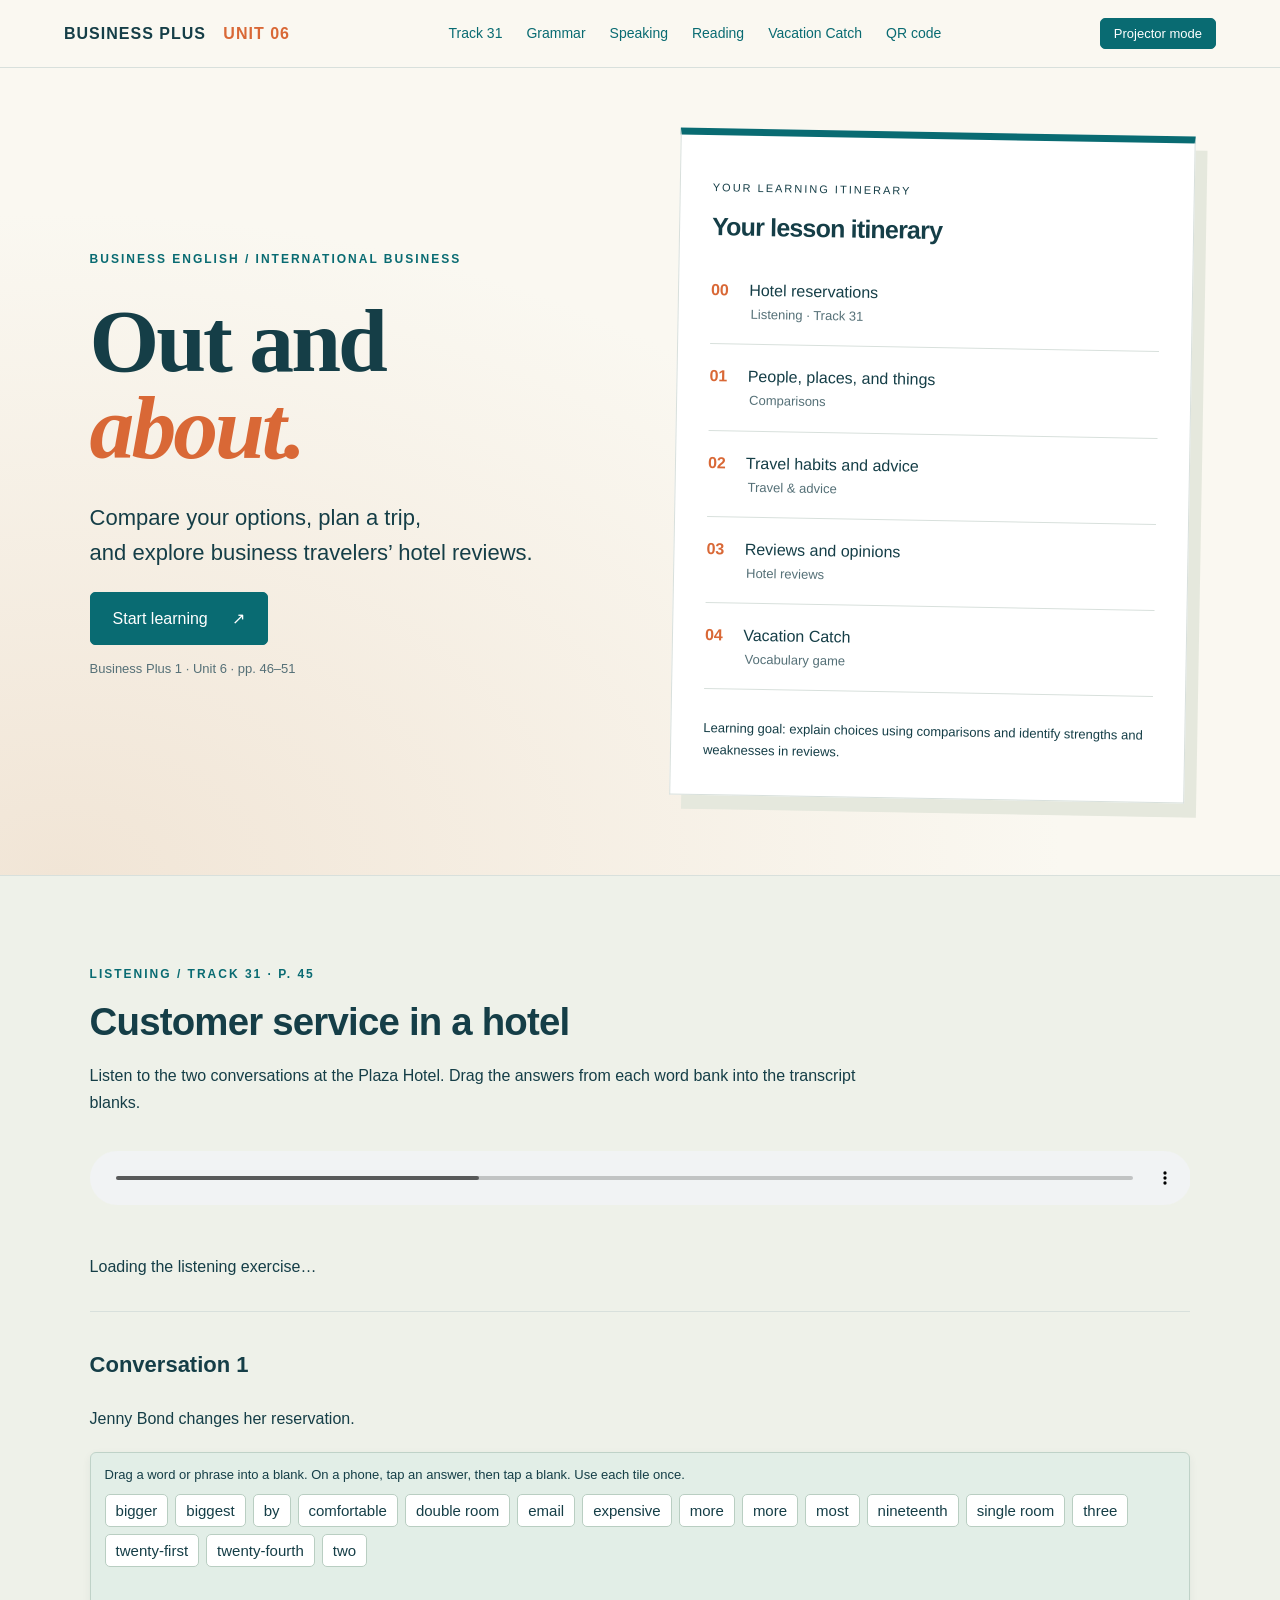
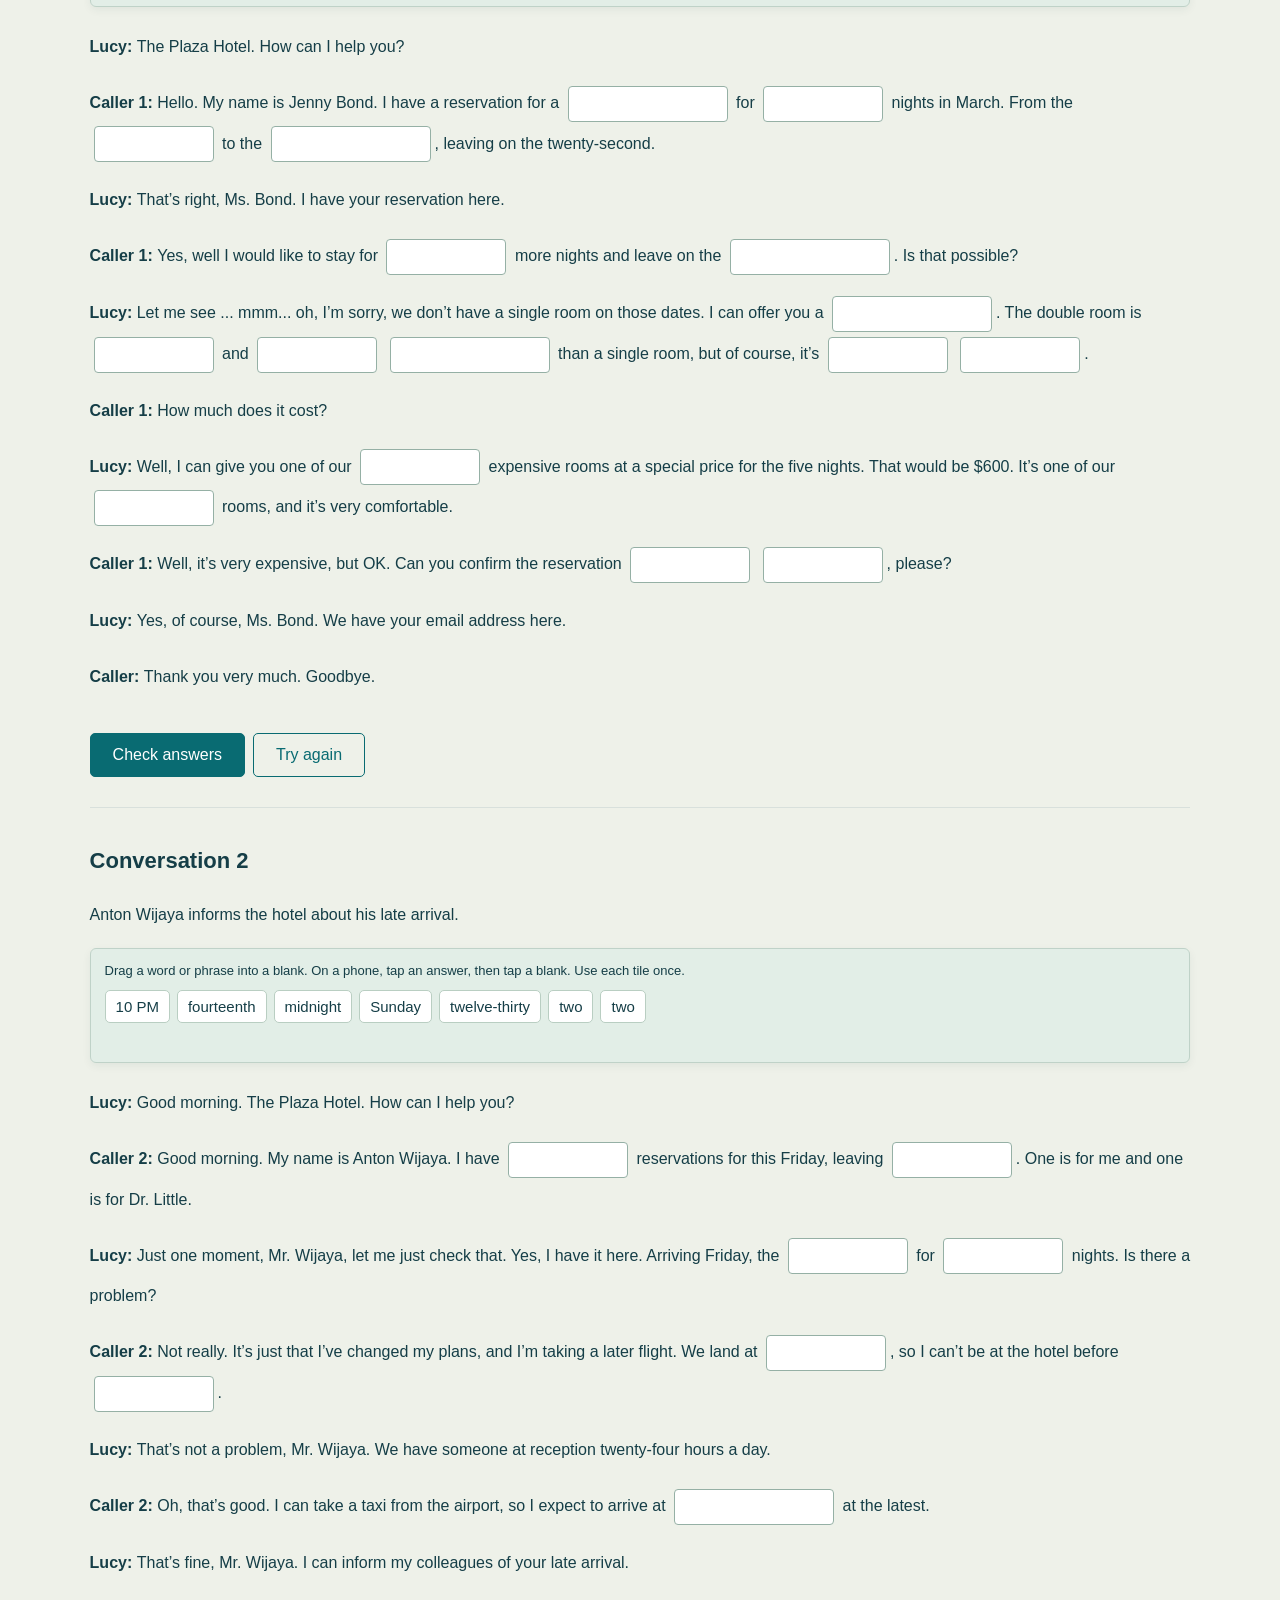
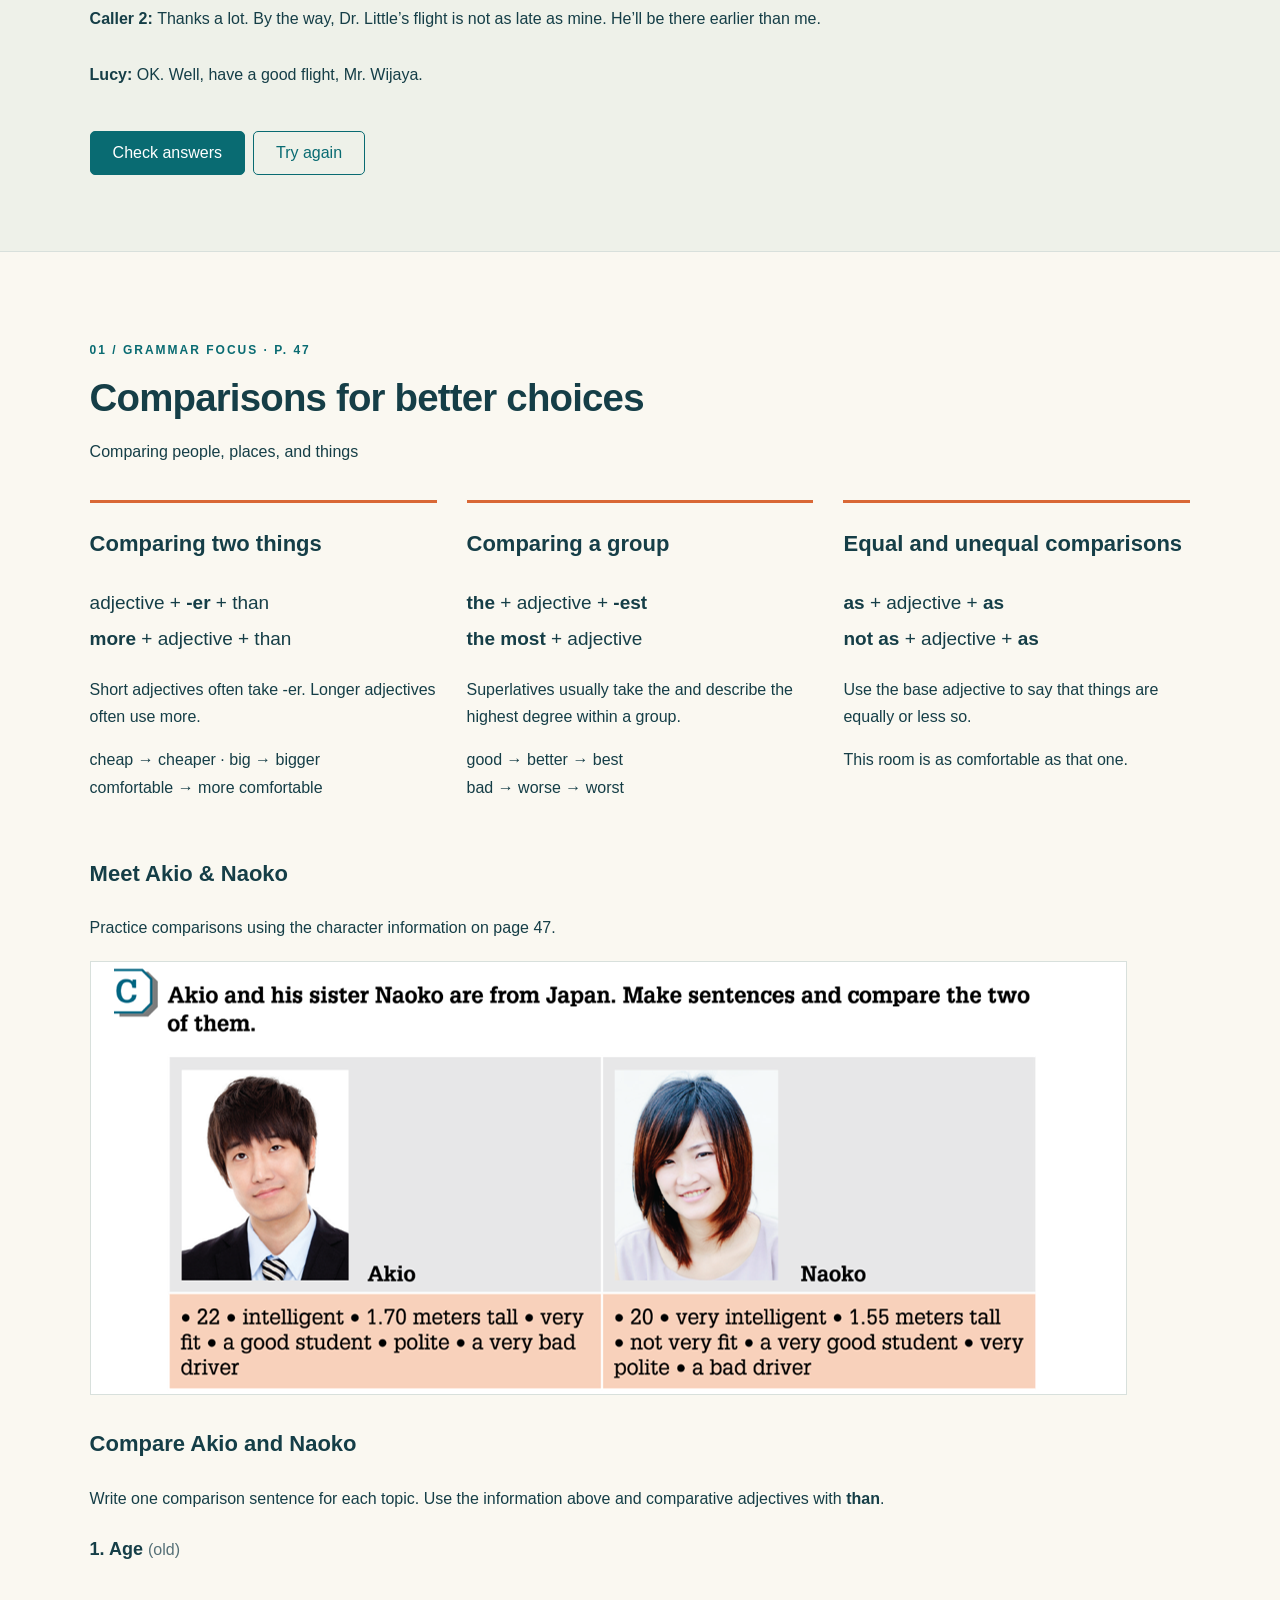
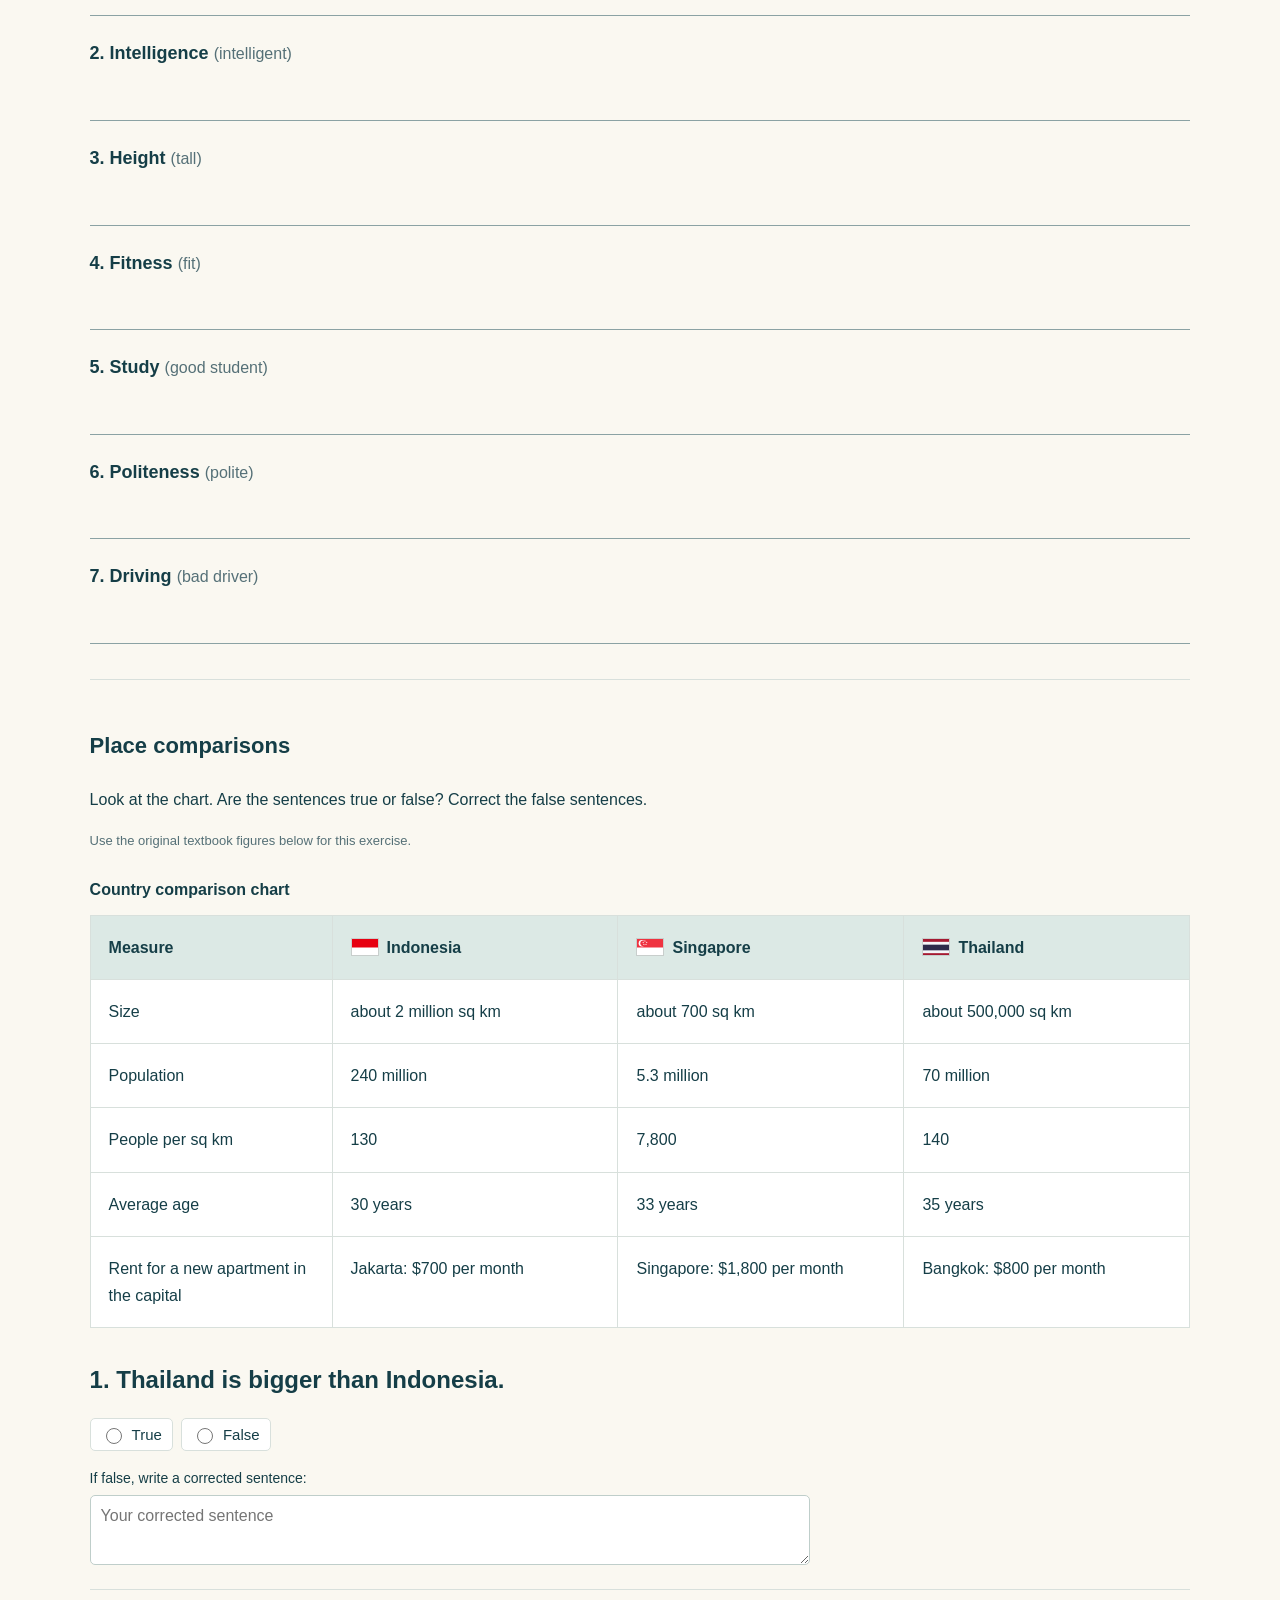
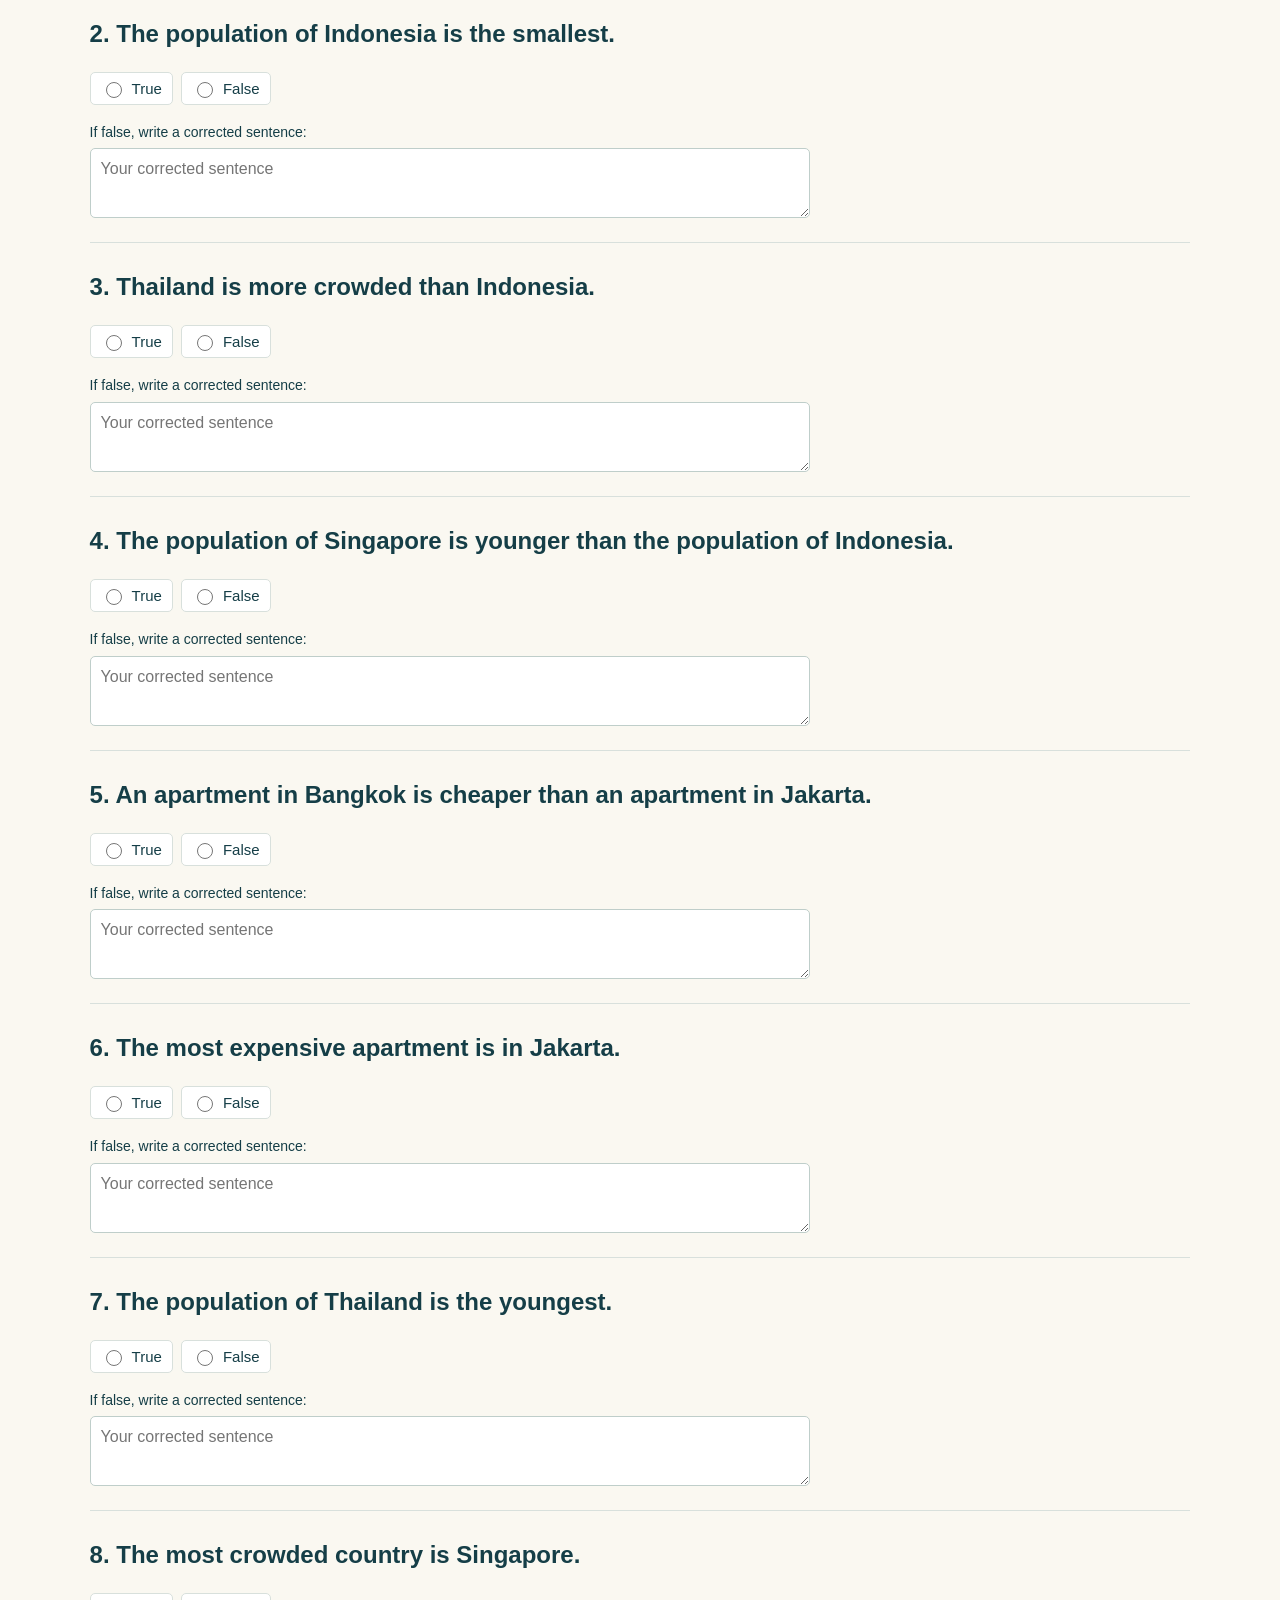
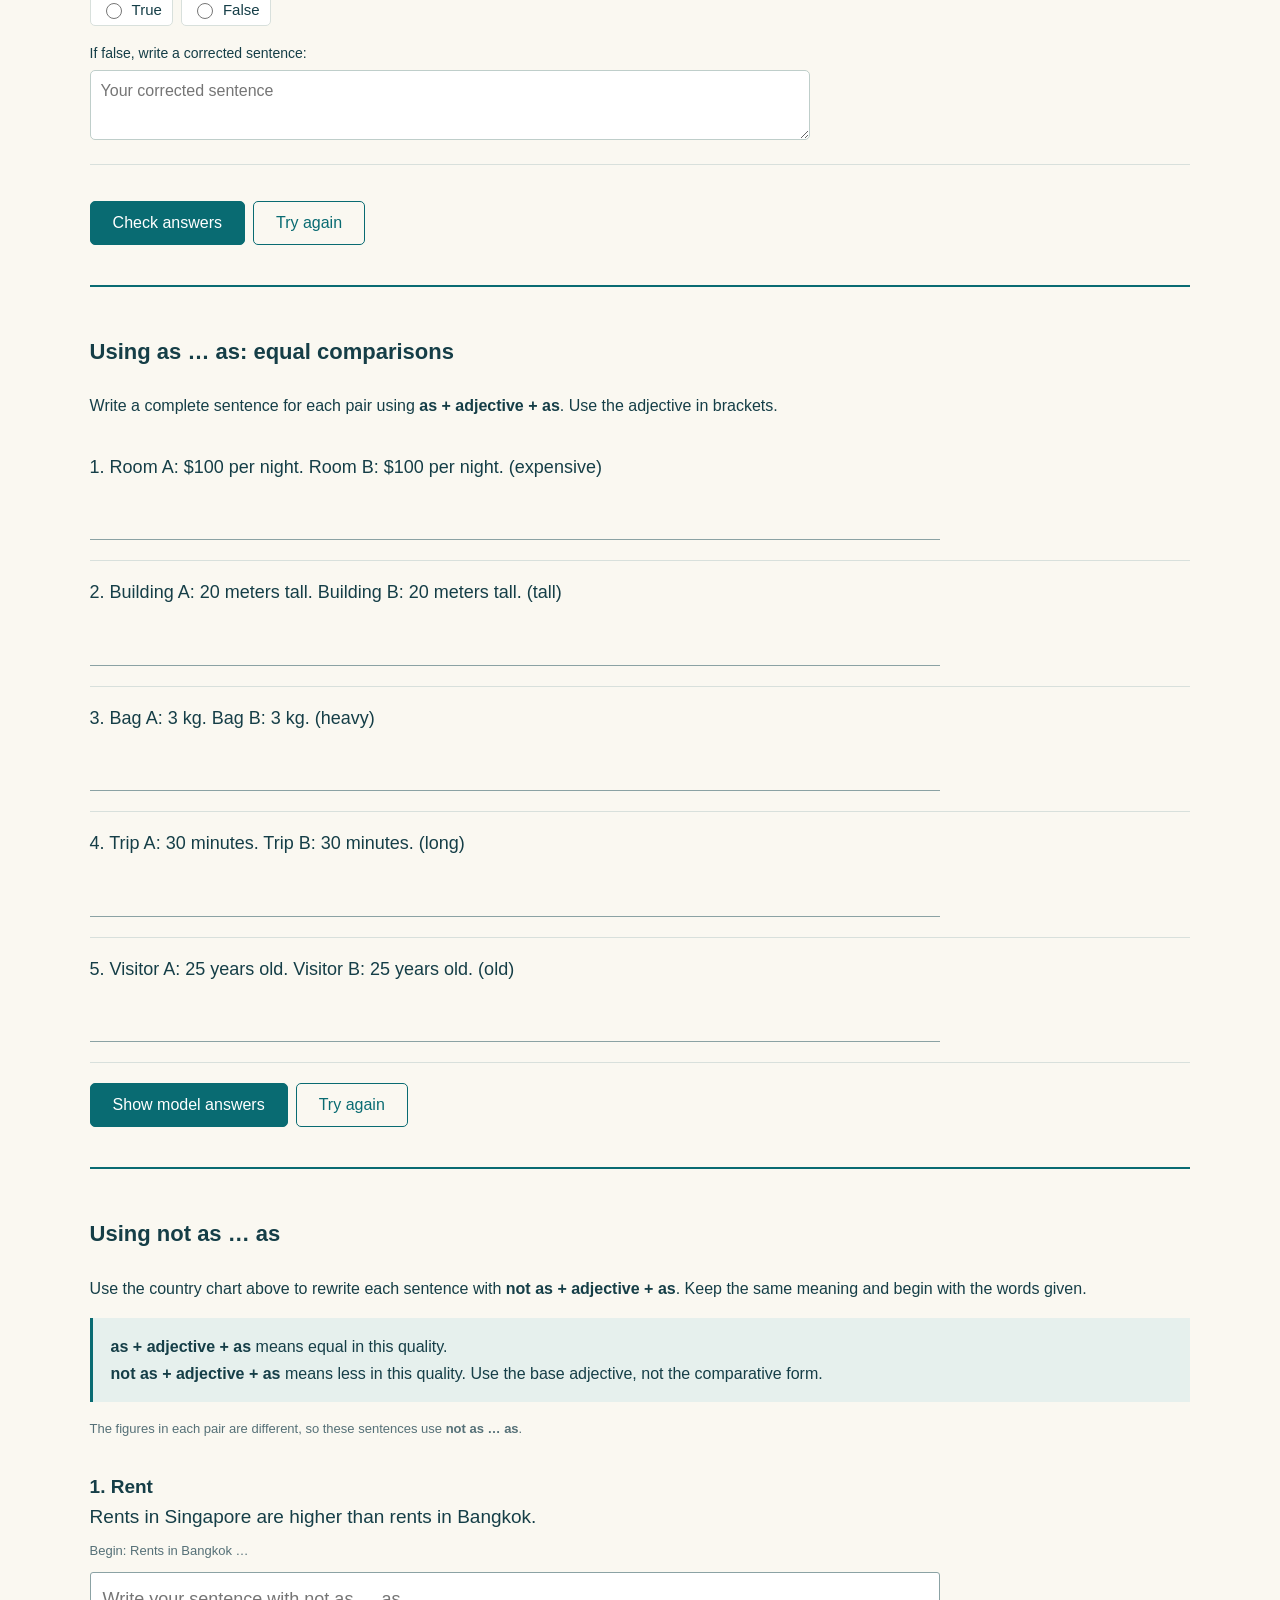
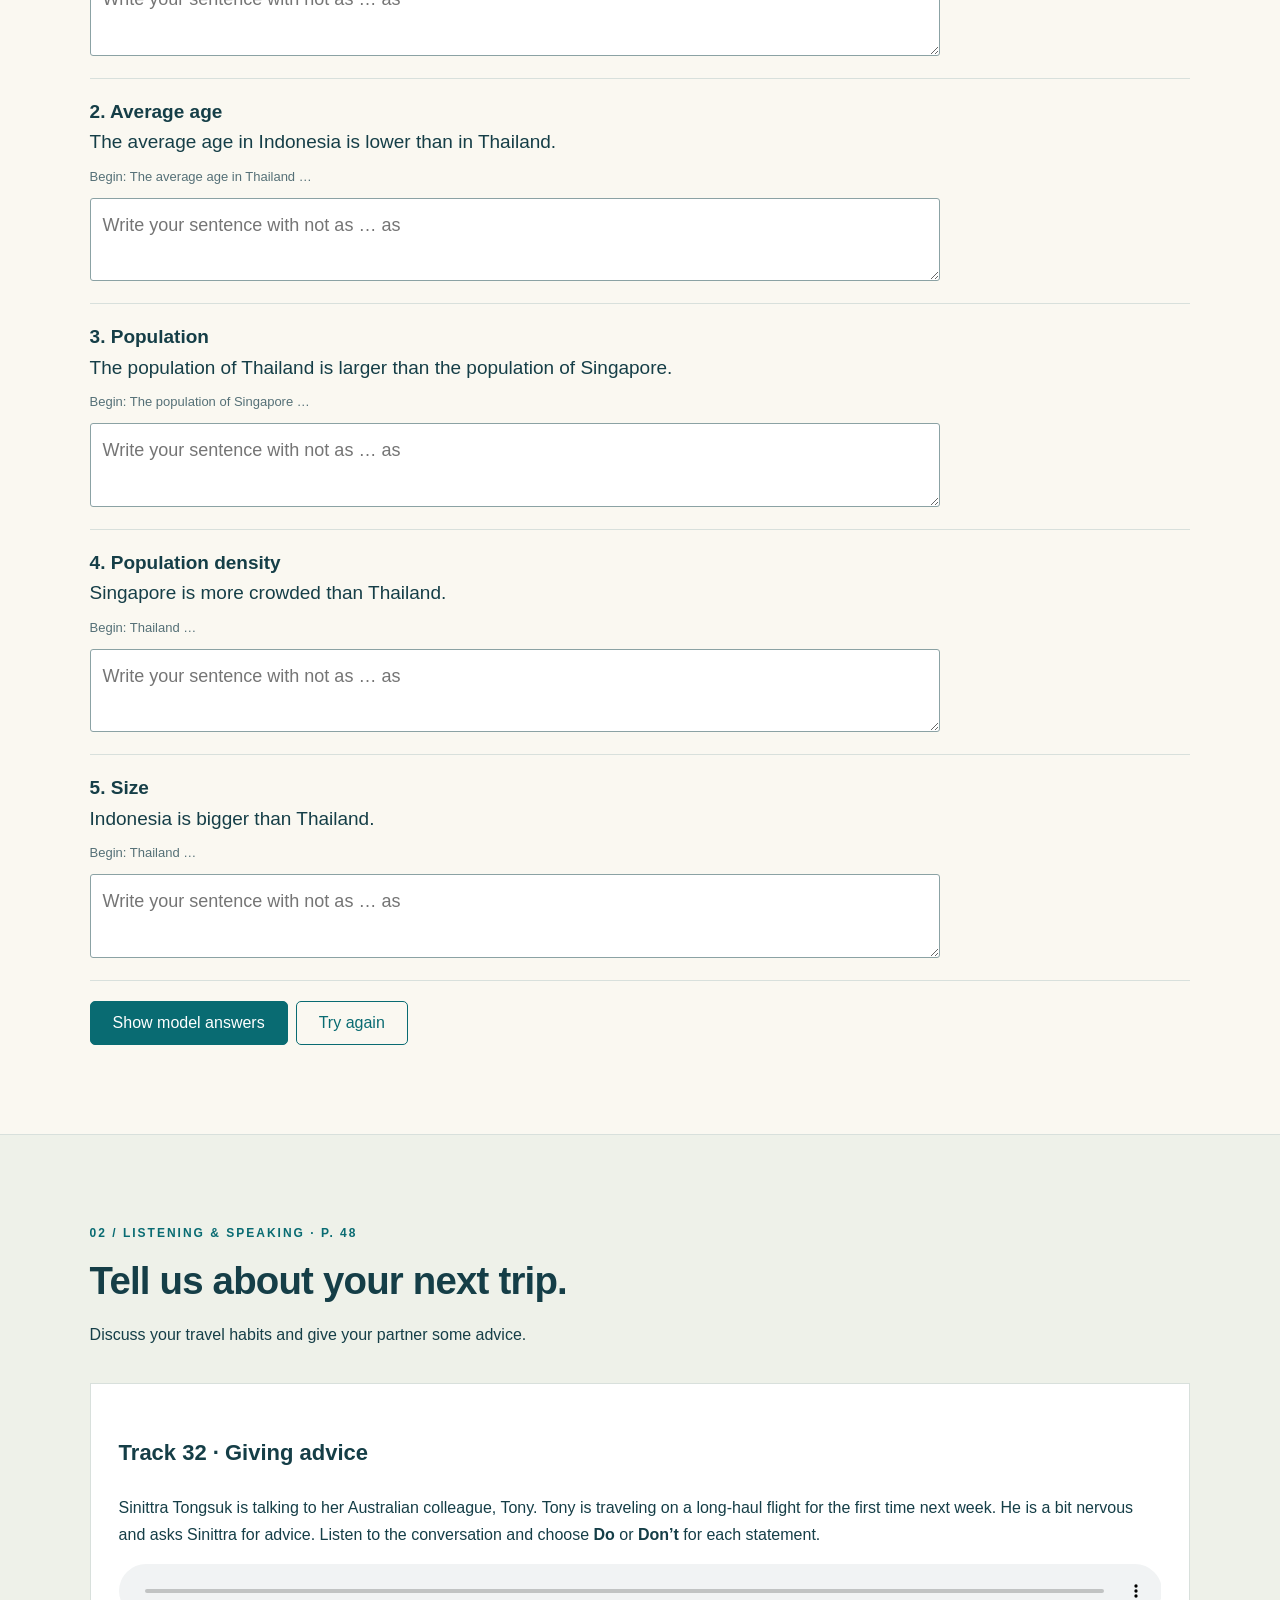
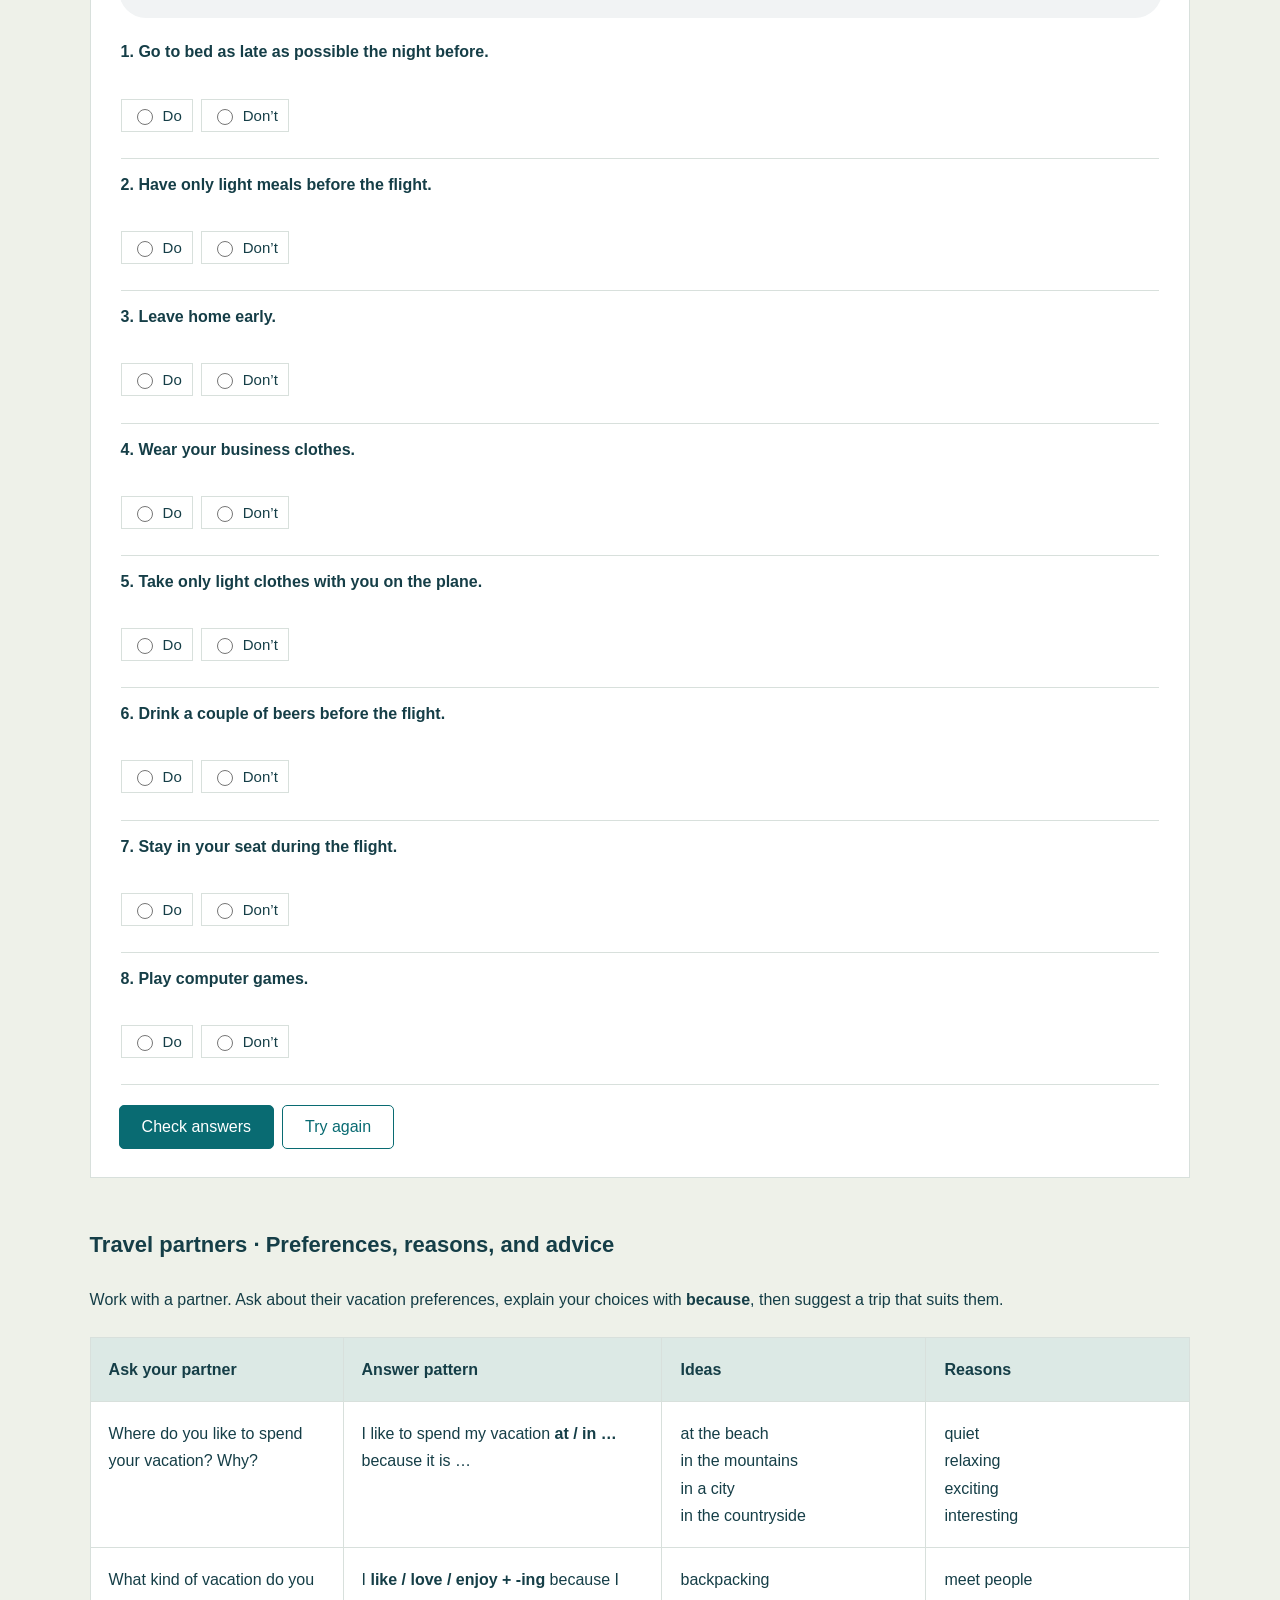
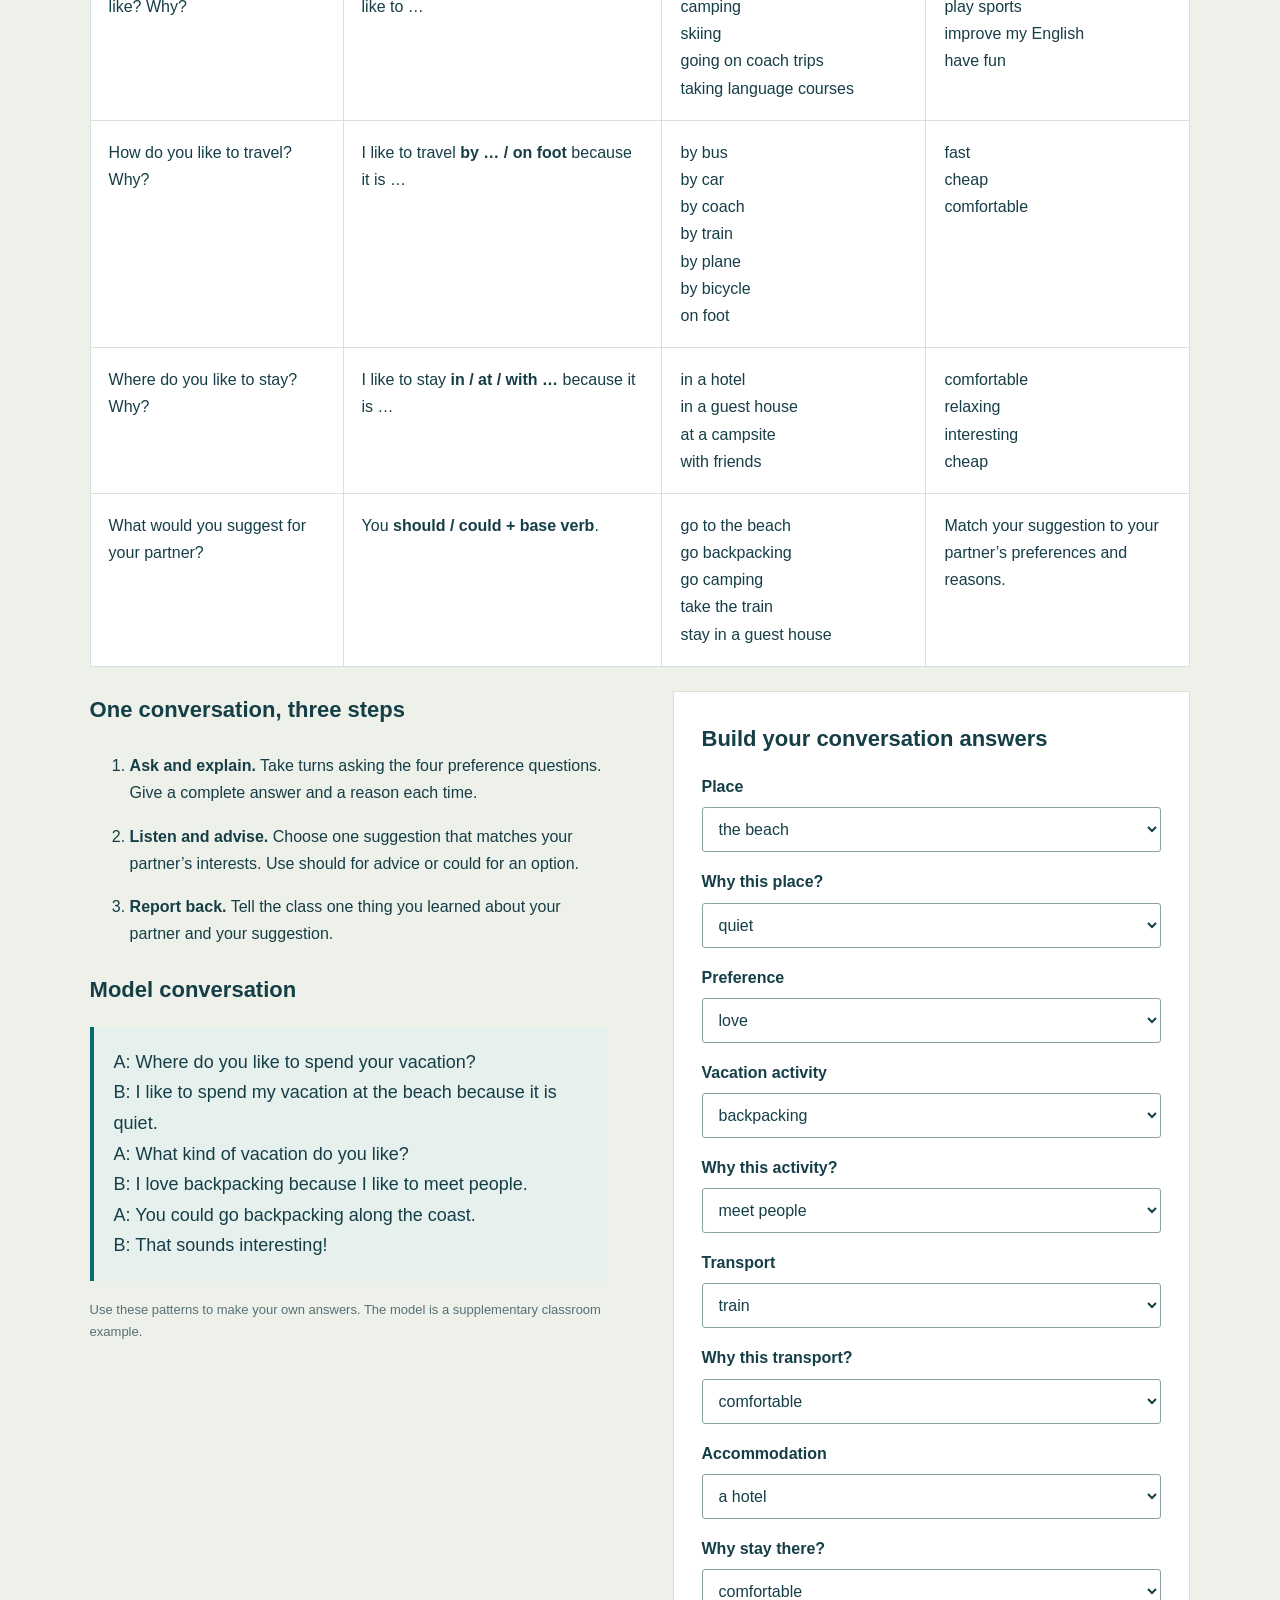
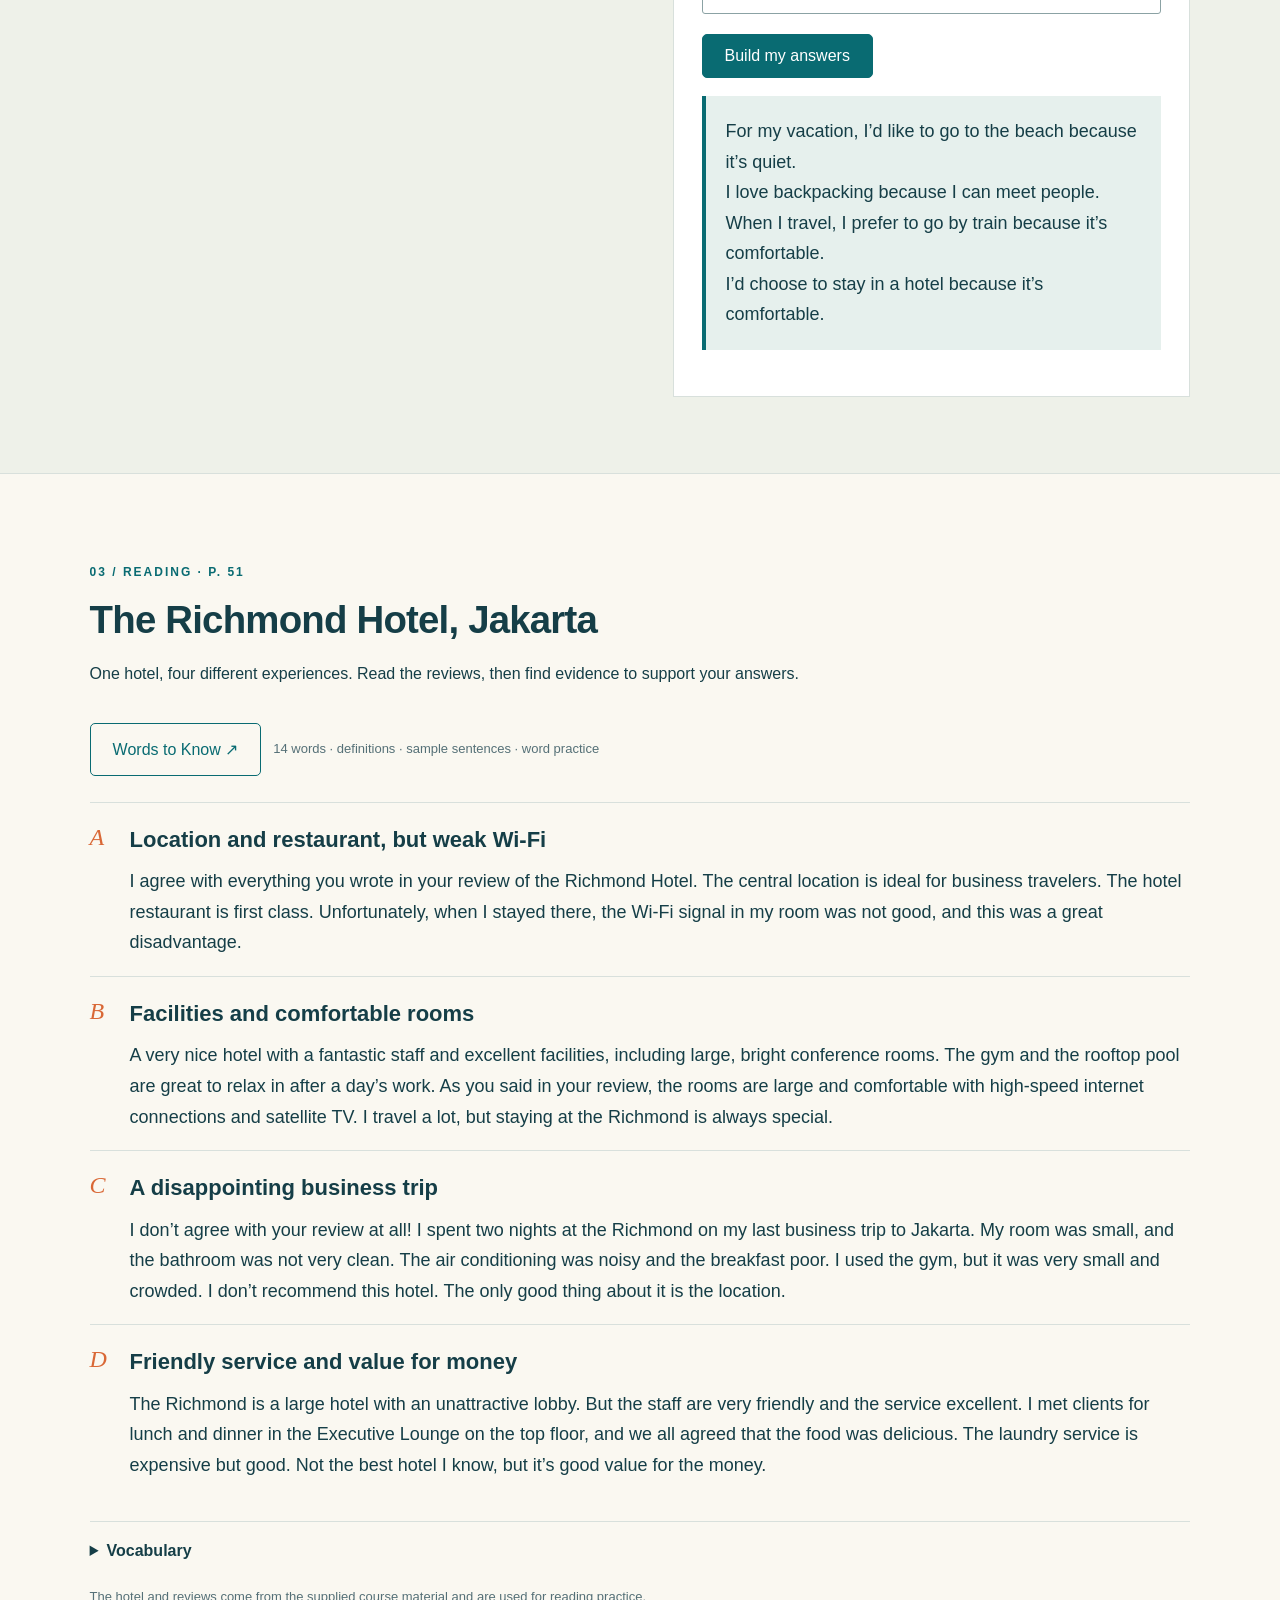
<file: index.html>
<!doctype html>
<html lang="en"><head><meta charset="utf-8"><meta name="viewport" content="width=device-width,initial-scale=1"><meta name="description" content="Business Plus Unit 6: comparisons, travel speaking, hotel reviews and interactive practice."><title>Out and about · Business Plus U6</title><link rel="stylesheet" href="style.css?v=track31-1"><script defer src="app.js?v=conversation-answers-3"></script><script defer src="track31.js?v=track31-1"></script></head>
<body><a class="skip" href="#main">Skip to lesson</a><header><a class="brand" href="#home">BUSINESS PLUS <span>UNIT 06</span></a><nav aria-label="Lesson navigation" style="flex-wrap:wrap"><a href="#track31">Track 31</a><a href="#grammar">Grammar</a><a href="#speaking">Speaking</a><a href="#reading">Reading</a><a href="#vacation-catch">Vacation Catch</a><a href="#classroom-qr">QR code</a></nav><button id="projector" type="button">Projector mode</button></header>
<main id="main"><section id="home" class="hero"><div><p class="eyebrow">BUSINESS ENGLISH / INTERNATIONAL BUSINESS</p><h1>Out and<br><em>about.</em></h1><p class="intro">Compare your options, plan a trip,<br>and explore business travelers’ hotel reviews.</p><a class="button" href="#track31">Start learning <span>↗</span></a><p class="small">Business Plus 1 · Unit 6 · pp. 46–51</p></div><div class="ticket"><p>YOUR LEARNING ITINERARY</p><h2>Your lesson itinerary</h2><ol><li><a href="#track31"><b>00</b> Hotel reservations <span>Listening · Track 31</span></a></li><li><a href="#grammar"><b>01</b> People, places, and things <span>Comparisons</span></a></li><li><a href="#speaking"><b>02</b> Travel habits and advice <span>Travel & advice</span></a></li><li><a href="#reading"><b>03</b> Reviews and opinions <span>Hotel reviews</span></a></li><li><a href="#vacation-catch"><b>04</b> Vacation Catch <span>Vocabulary game</span></a></li></ol><div class="ticket-foot">Learning goal: explain choices using comparisons and identify strengths and weaknesses in reviews.</div></div></section>
<section id="track31"><div class="section-title"><p class="eyebrow">LISTENING / TRACK 31 · P. 45</p><h2>Customer service in a hotel</h2><p>Listen to the two conversations at the Plaza Hotel. Drag the answers from each word bank into the transcript blanks.</p></div><audio id="track31-audio" controls preload="metadata" src="materials/track-31.mp3">Your browser does not support audio.</audio><div id="track31-conversations"><p>Loading the listening exercise…</p></div></section><section id="grammar"><div class="section-title"><p class="eyebrow">01 / GRAMMAR FOCUS · P. 47</p><h2>Comparisons for better choices</h2><p>Comparing people, places, and things</p></div><div class="rules"><article><h3>Comparing two things</h3><p class="formula">adjective + <strong>-er</strong> + than<br><strong>more</strong> + adjective + than</p><p>Short adjectives often take -er. Longer adjectives often use more.</p><p>cheap → cheaper · big → bigger<br>comfortable → more comfortable</p></article><article><h3>Comparing a group</h3><p class="formula"><strong>the</strong> + adjective + <strong>-est</strong><br><strong>the most</strong> + adjective</p><p>Superlatives usually take the and describe the highest degree within a group.</p><p>good → better → best<br>bad → worse → worst</p></article><article><h3>Equal and unequal comparisons</h3><p class="formula"><strong>as</strong> + adjective + <strong>as</strong><br><strong>not as</strong> + adjective + <strong>as</strong></p><p>Use the base adjective to say that things are equally or less so.</p><p>This room is as comfortable as that one.</p></article></div><h3>Meet Akio & Naoko</h3><p>Practice comparisons using the character information on page 47.</p><img class="source" src="materials/akio-naoko.png" alt="Akio and his sister Naoko: photos and character information for the comparison activity. Akio is 22 and 1.70 meters tall. Naoko is 20 and 1.55 meters tall." loading="lazy"><article id="character-comparisons" aria-labelledby="character-comparisons-title"><h3 id="character-comparisons-title">Compare Akio and Naoko</h3><p>Write one comparison sentence for each topic. Use the information above and comparative adjectives with <strong>than</strong>.</p><ol class="comparison-writing-lines"><li><label for="compare-age">1. Age <span>(old)</span></label><input id="compare-age" name="compare-age" type="text" autocomplete="off" aria-label="Age comparison sentence"></li><li><label for="compare-intelligence">2. Intelligence <span>(intelligent)</span></label><input id="compare-intelligence" name="compare-intelligence" type="text" autocomplete="off" aria-label="Intelligence comparison sentence"></li><li><label for="compare-height">3. Height <span>(tall)</span></label><input id="compare-height" name="compare-height" type="text" autocomplete="off" aria-label="Height comparison sentence"></li><li><label for="compare-fitness">4. Fitness <span>(fit)</span></label><input id="compare-fitness" name="compare-fitness" type="text" autocomplete="off" aria-label="Fitness comparison sentence"></li><li><label for="compare-study">5. Study <span>(good student)</span></label><input id="compare-study" name="compare-study" type="text" autocomplete="off" aria-label="Study comparison sentence"></li><li><label for="compare-politeness">6. Politeness <span>(polite)</span></label><input id="compare-politeness" name="compare-politeness" type="text" autocomplete="off" aria-label="Politeness comparison sentence"></li><li><label for="compare-driving">7. Driving <span>(bad driver)</span></label><input id="compare-driving" name="compare-driving" type="text" autocomplete="off" aria-label="Driving comparison sentence"></li></ol></article><article id="places"><h3>Place comparisons</h3><p>Look at the chart. Are the sentences true or false? Correct the false sentences.</p><p class="small">Use the original textbook figures below for this exercise.</p><div class="travel-table"><table><caption>Country comparison chart</caption><thead><tr><th scope="col">Measure</th><th scope="col"><span class="country-heading"><img class="flag" src="materials/flag-indonesia.svg" alt="Flag of Indonesia" width="28" height="18">Indonesia</span></th><th scope="col"><span class="country-heading"><img class="flag" src="materials/flag-singapore.svg" alt="Flag of Singapore" width="28" height="18">Singapore</span></th><th scope="col"><span class="country-heading"><img class="flag" src="materials/flag-thailand.svg" alt="Flag of Thailand" width="28" height="18">Thailand</span></th></tr></thead><tbody><tr><th scope="row">Size</th><td>about 2 million sq km</td><td>about 700 sq km</td><td>about 500,000 sq km</td></tr><tr><th scope="row">Population</th><td>240 million</td><td>5.3 million</td><td>70 million</td></tr><tr><th scope="row">People per sq km</th><td>130</td><td>7,800</td><td>140</td></tr><tr><th scope="row">Average age</th><td>30 years</td><td>33 years</td><td>35 years</td></tr><tr><th scope="row">Rent for a new apartment in the capital</th><td>Jakarta: $700 per month</td><td>Singapore: $1,800 per month</td><td>Bangkok: $800 per month</td></tr></tbody></table></div><form id="places-form"><div id="places-questions"></div><button type="submit">Check answers</button><button type="button" id="places-reset" class="secondary">Try again</button><p id="places-score" class="example" aria-live="polite" hidden></p></form><article id="equal-comparisons" aria-labelledby="equal-comparisons-title"><h3 id="equal-comparisons-title">Using as … as: equal comparisons</h3><p>Write a complete sentence for each pair using <strong>as + adjective + as</strong>. Use the adjective in brackets.</p><form id="equal-comparisons-form"><div id="equal-comparison-questions"></div><button type="submit">Show model answers</button><button type="button" id="equal-comparisons-reset" class="secondary">Try again</button><p id="equal-comparisons-score" class="example" aria-live="polite" hidden></p></form></article><article id="as-comparisons" aria-labelledby="as-comparisons-title"><h3 id="as-comparisons-title">Using not as … as</h3><p>Use the country chart above to rewrite each sentence with <strong>not as + adjective + as</strong>. Keep the same meaning and begin with the words given.</p><p class="as-rule"><strong>as + adjective + as</strong> means equal in this quality.<br><strong>not as + adjective + as</strong> means less in this quality. Use the base adjective, not the comparative form.</p><p class="small">The figures in each pair are different, so these sentences use <strong>not as … as</strong>.</p><form id="as-comparisons-form"><div id="as-comparison-questions"></div><button type="submit">Show model answers</button><button type="button" id="as-comparisons-reset" class="secondary">Try again</button><p id="as-comparisons-status" class="small" aria-live="polite"></p></form></article></article></section>
<section id="speaking" class="tint"><div class="section-title"><p class="eyebrow">02 / LISTENING & SPEAKING · P. 48</p><h2>Tell us about your next trip.</h2><p>Discuss your travel habits and give your partner some advice.</p></div><article id="track32"><h3>Track 32 · Giving advice</h3><p>Sinittra Tongsuk is talking to her Australian colleague, Tony. Tony is traveling on a long-haul flight for the first time next week. He is a bit nervous and asks Sinittra for advice. Listen to the conversation and choose <strong>Do</strong> or <strong>Don’t</strong> for each statement.</p><audio controls preload="none" src="materials/track-32.mp3">Your browser does not support audio.</audio><form id="listening-form"><div id="listening-questions"></div><button type="submit">Check answers</button><button type="button" id="listening-reset" class="secondary">Try again</button><p id="listening-score" class="example" aria-live="polite" hidden></p></form></article><article id="travel-partners"><h3>Travel partners · Preferences, reasons, and advice</h3><p>Work with a partner. Ask about their vacation preferences, explain your choices with <strong>because</strong>, then suggest a trip that suits them.</p><div class="travel-table"><table><thead><tr><th scope="col">Ask your partner</th><th scope="col">Answer pattern</th><th scope="col">Ideas</th><th scope="col">Reasons</th></tr></thead><tbody><tr><th scope="row">Where do you like to spend your vacation? Why?</th><td>I like to spend my vacation <strong>at / in …</strong> because it is …</td><td>at the beach<br>in the mountains<br>in a city<br>in the countryside</td><td>quiet<br>relaxing<br>exciting<br>interesting</td></tr><tr><th scope="row">What kind of vacation do you like? Why?</th><td>I <strong>like / love / enjoy + -ing</strong> because I like to …</td><td>backpacking<br>camping<br>skiing<br>going on coach trips<br>taking language courses</td><td>meet people<br>play sports<br>improve my English<br>have fun</td></tr><tr><th scope="row">How do you like to travel? Why?</th><td>I like to travel <strong>by … / on foot</strong> because it is …</td><td>by bus<br>by car<br>by coach<br>by train<br>by plane<br>by bicycle<br>on foot</td><td>fast<br>cheap<br>comfortable</td></tr><tr><th scope="row">Where do you like to stay? Why?</th><td>I like to stay <strong>in / at / with …</strong> because it is …</td><td>in a hotel<br>in a guest house<br>at a campsite<br>with friends</td><td>comfortable<br>relaxing<br>interesting<br>cheap</td></tr><tr><th scope="row">What would you suggest for your partner?</th><td>You <strong>should / could + base verb</strong>.</td><td>go to the beach<br>go backpacking<br>go camping<br>take the train<br>stay in a guest house</td><td>Match your suggestion to your partner’s preferences and reasons.</td></tr></tbody></table></div><div class="split"><div><h4>One conversation, three steps</h4><ol class="steps"><li><strong>Ask and explain.</strong> Take turns asking the four preference questions. Give a complete answer and a reason each time.</li><li><strong>Listen and advise.</strong> Choose one suggestion that matches your partner’s interests. Use should for advice or could for an option.</li><li><strong>Report back.</strong> Tell the class one thing you learned about your partner and your suggestion.</li></ol><h4>Model conversation</h4><p class="example">A: Where do you like to spend your vacation?<br>B: I like to spend my vacation at the beach because it is quiet.<br>A: What kind of vacation do you like?<br>B: I love backpacking because I like to meet people.<br>A: You could go backpacking along the coast.<br>B: That sounds interesting!</p><p class="small">Use these patterns to make your own answers. The model is a supplementary classroom example.</p></div><form id="trip-form"><h4>Build your conversation answers</h4><label for="destination">Place</label><select id="destination"><option value="the beach">the beach</option><option value="the mountains">the mountains</option><option value="a city">a city</option><option value="the countryside">the countryside</option></select><label for="reason">Why this place?</label><select id="reason"><option value="quiet">quiet</option><option value="relaxing">relaxing</option><option value="exciting">exciting</option><option value="interesting">interesting</option></select><label for="preference">Preference</label><select id="preference"><option value="love">love</option><option value="like">like</option><option value="enjoy">enjoy</option></select><label for="activity">Vacation activity</label><select id="activity"><option value="backpacking">backpacking</option><option value="camping">camping</option><option value="skiing">skiing</option><option value="going on coach trips">going on coach trips</option><option value="taking language courses">taking language courses</option></select><label for="activity-reason">Why this activity?</label><select id="activity-reason"><option value="meet people">meet people</option><option value="improve my English">improve my English</option><option value="have fun">have fun</option></select><label for="transport">Transport</label><select id="transport"><option value="train">train</option><option value="plane">plane</option><option value="bus">bus</option><option value="car">car</option><option value="coach">coach</option><option value="bicycle">bicycle</option><option value="on foot">on foot</option></select><label for="transport-reason">Why this transport?</label><select id="transport-reason"><option value="comfortable">comfortable</option><option value="fast">fast</option><option value="cheap">cheap</option><option value="interesting">interesting</option><option value="convenient">convenient</option><option value="relaxing">relaxing</option><option value="fun">fun</option></select><label for="stay">Accommodation</label><select id="stay"><option value="a hotel">a hotel</option><option value="a guest house">a guest house</option><option value="a campsite">a campsite</option><option value="friends">friends</option></select><label for="stay-reason">Why stay there?</label><select id="stay-reason"><option value="comfortable">comfortable</option><option value="relaxing">relaxing</option><option value="interesting">interesting</option><option value="cheap">cheap</option><option value="quiet">quiet</option><option value="convenient">convenient</option><option value="clean">clean</option></select><button type="submit">Build my answers</button><p id="trip-result" class="example" aria-live="polite"></p></form></div></article></section>
<section id="reading"><div class="section-title"><p class="eyebrow">03 / READING · P. 51</p><h2>The Richmond Hotel, Jakarta</h2><p>One hotel, four different experiences. Read the reviews, then find evidence to support your answers.</p></div><p class="reading-word-list-link"><a class="button secondary" href="word-list.html">Words to Know ↗</a> <span class="small">14 words · definitions · sample sentences · word practice</span></p><div id="reviews"></div><details><summary>Vocabulary</summary><div id="vocabulary" class="vocabulary"></div></details><p class="small">The hotel and reviews come from the supplied course material and are used for reading practice.</p><article id="reading-comprehension" aria-labelledby="reading-comprehension-title"><h3 id="reading-comprehension-title">B · Scanning for detail</h3><p>Which of comments <strong>A, B, C or D</strong> talk about each topic below? Select <strong>all</strong> the matching letters. More than one comment may match.</p><form id="reading-form"><div id="reading-questions"></div><button type="submit">Check answers</button><button type="button" id="reading-reset" class="secondary">Try again</button><p id="reading-score" class="example" aria-live="polite" hidden></p></form></article></section>

<section id="vacation-catch" aria-labelledby="vacation-catch-title"><div class="section-title"><p class="eyebrow">04 / VACATION GAME</p><h2 id="vacation-catch-title">Vacation Catch</h2><p>Catch the words that match each travel question.</p><a class="button secondary" href="https://ij-teacher.github.io/vacation-catch/" target="_blank" rel="noopener">Open game in a new tab ↗</a></div><iframe src="https://ij-teacher.github.io/vacation-catch/" title="Vacation Catch vocabulary game" loading="lazy" style="display:block;width:100%;height:1000px;border:1px solid #d8e0dc;border-radius:12px;background:#f6f3e9"></iframe></section><section id="classroom-qr"><div class="section-title"><p class="eyebrow">CLASSROOM ACCESS</p><h2>Scan to open this lesson</h2><p>Scan the QR code on your phone to join the lesson.</p></div><div class="qr"><img src="qr-code.svg" width="240" height="240" alt="QR code for the Business Plus Unit 6 teaching website"><p><a href="https://ij-teacher.github.io/business-plus-u6/">ij-teacher.github.io/business-plus-u6/</a></p><a class="button secondary" href="qr.html">Print QR code</a></div></section></main><footer>BUSINESS PLUS / UNIT 06 <span>Source: supplied Business Plus U6 presentation. Supplementary teaching content and website files are on GitHub.</span></footer><p id="load-error" role="alert" hidden></p></body></html>
</file>
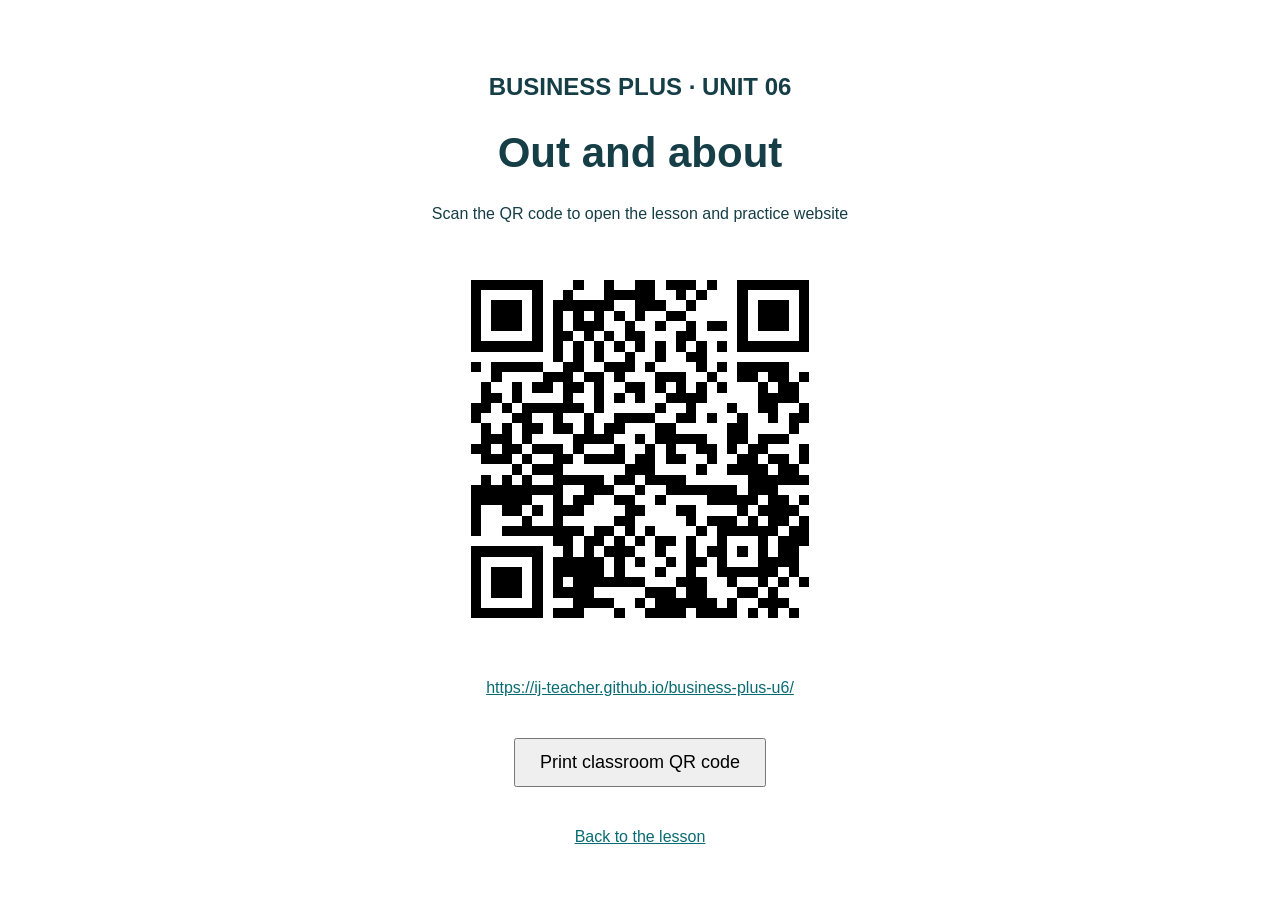
<file: qr.html>
<!doctype html><html lang="en"><meta charset="utf-8"><meta name="viewport" content="width=device-width,initial-scale=1"><title>U6 classroom QR code</title><style>body{font-family:Arial,"Microsoft JhengHei",sans-serif;text-align:center;padding:5vh 20px;color:#153e47}h1{font-size:42px}img{width:min(65vw,420px)}a{color:#096b72;overflow-wrap:anywhere}button{padding:12px 24px;margin:25px;font-size:18px}@media print{button{display:none}}</style><h2>BUSINESS PLUS · UNIT 06</h2><h1>Out and about</h1><p>Scan the QR code to open the lesson and practice website</p><img src="qr-code.svg" alt="Business Plus U6 website QR code"><p><a href="https://ij-teacher.github.io/business-plus-u6/">https://ij-teacher.github.io/business-plus-u6/</a></p><button onclick="window.print()">Print classroom QR code</button><p><a href="index.html">Back to the lesson</a></p></html>
</file>
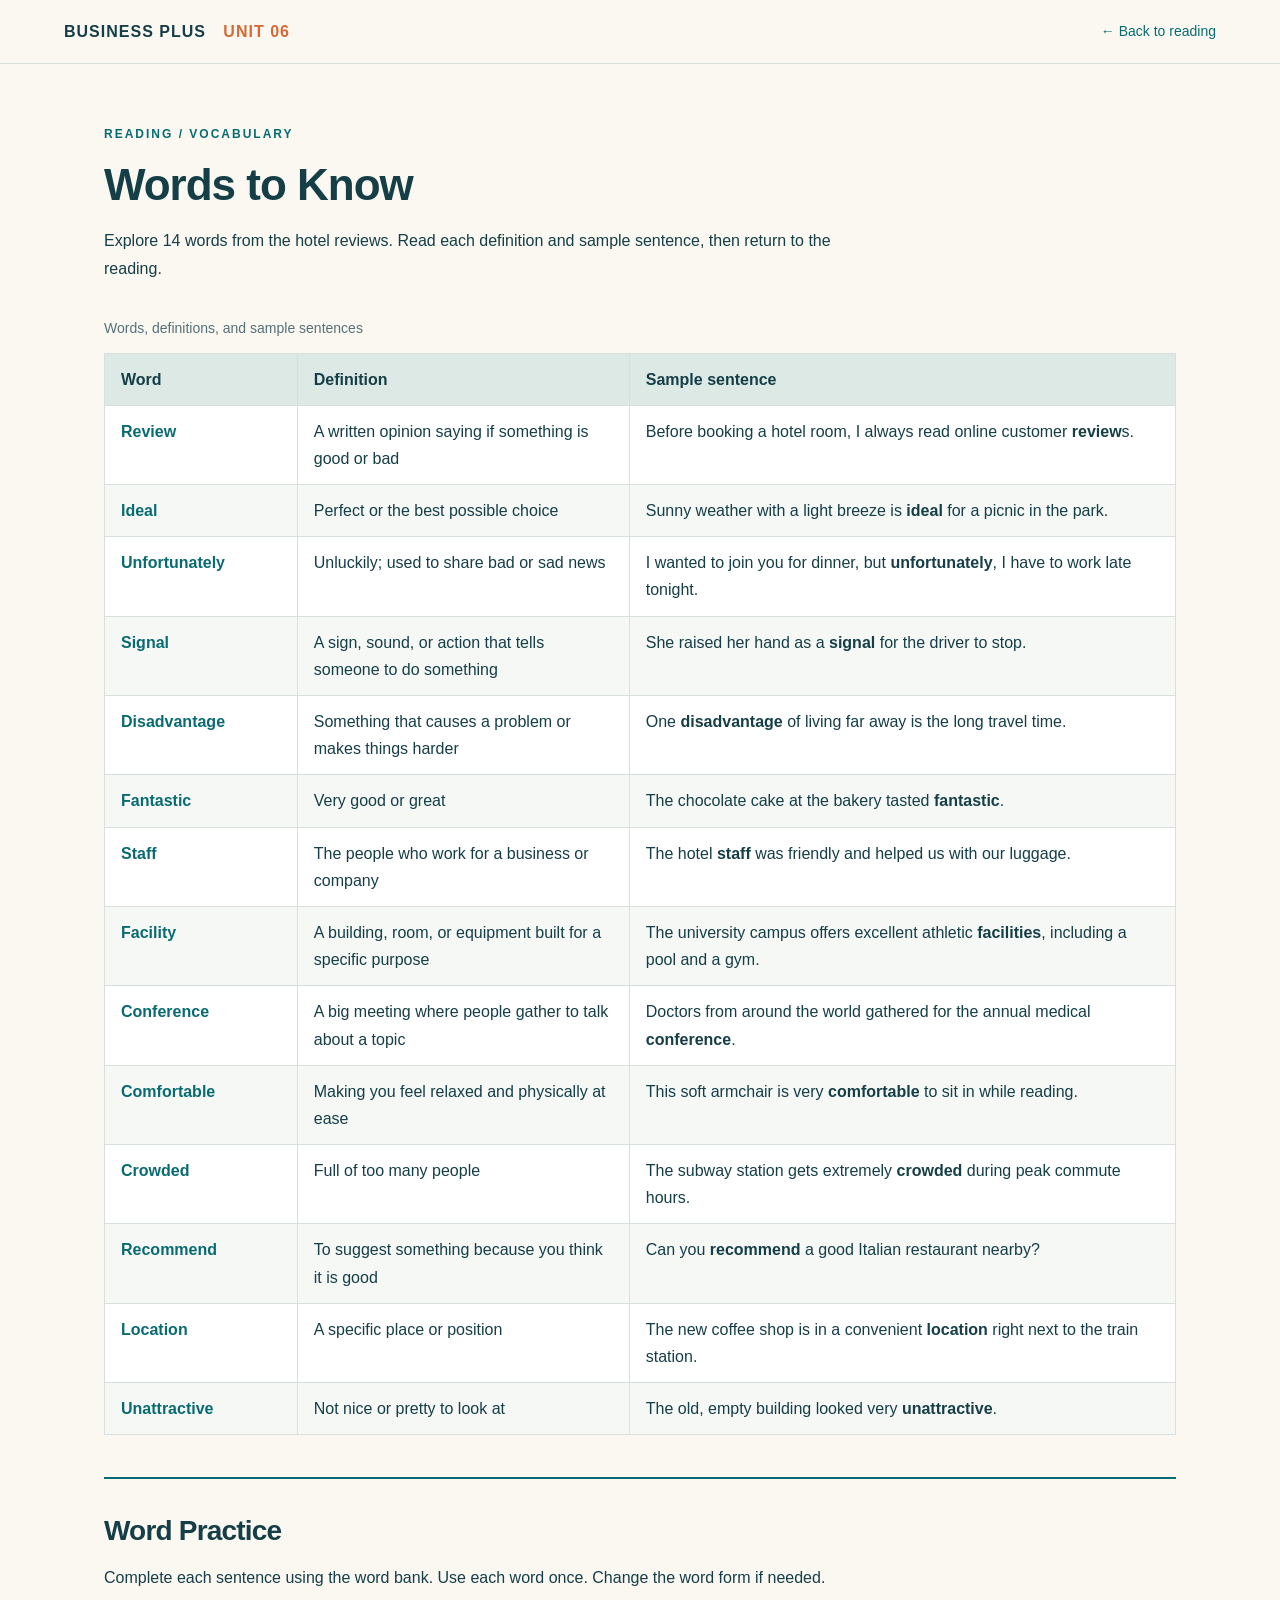
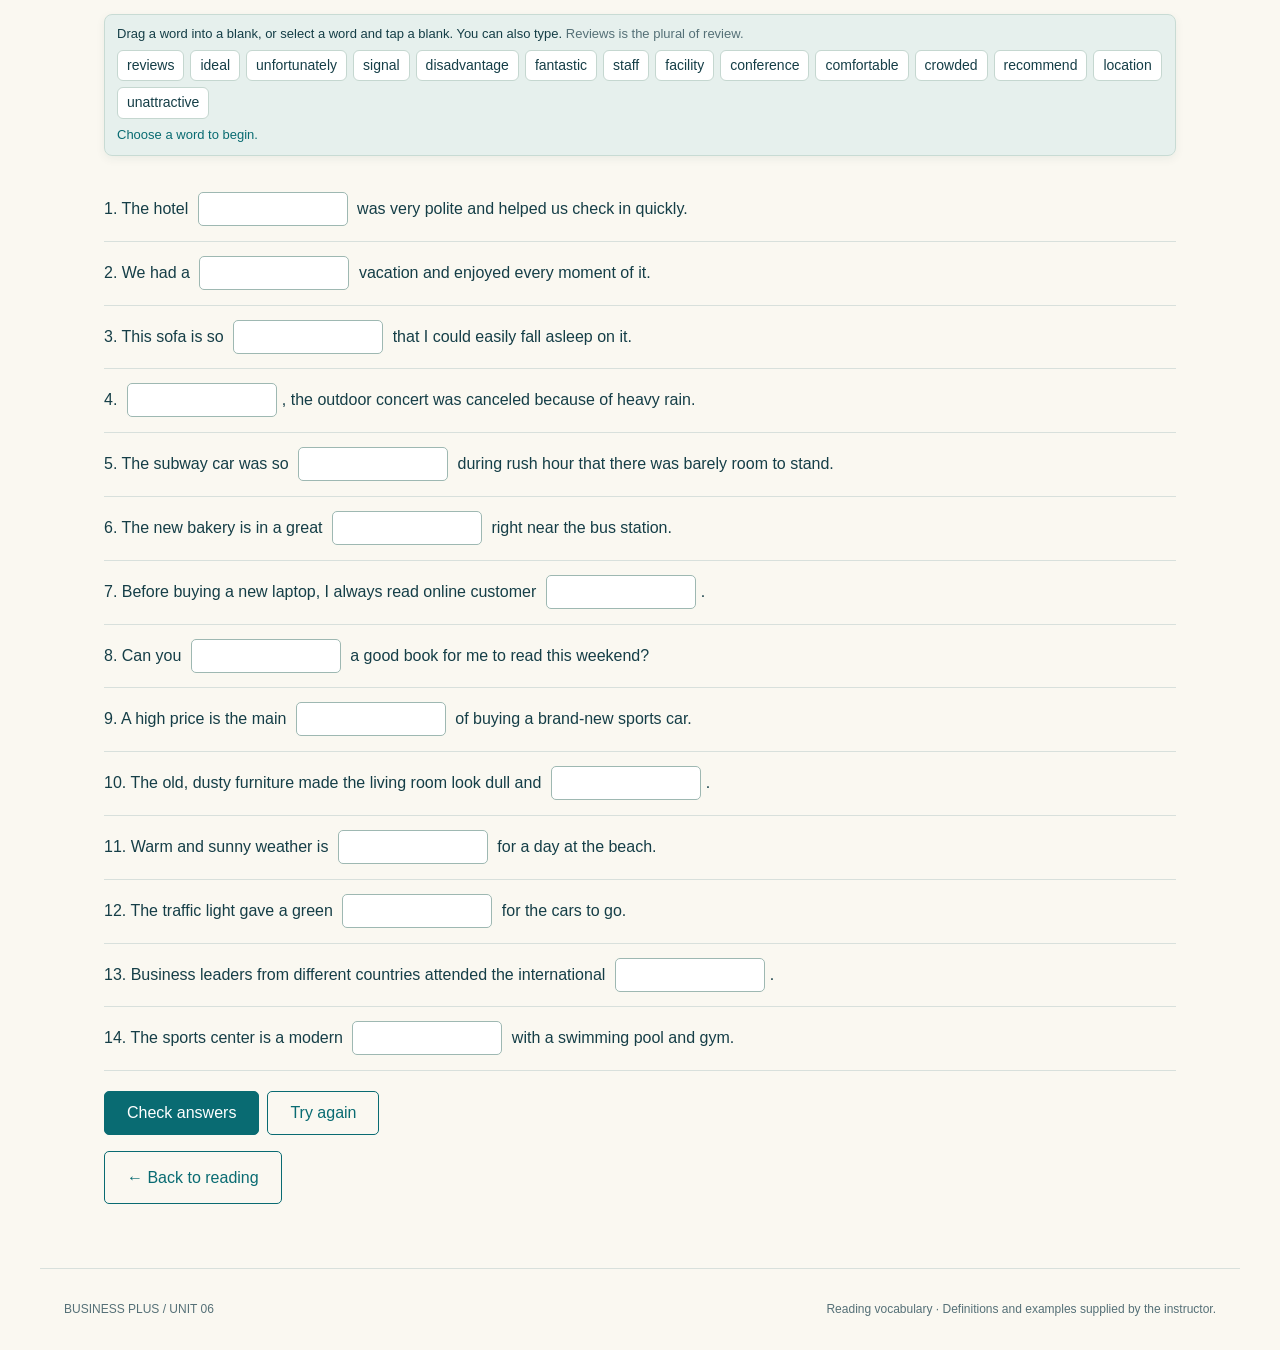
<file: word-list.html>
<!doctype html>
<html lang="en"><head><meta charset="utf-8"><meta name="viewport" content="width=device-width,initial-scale=1"><meta name="description" content="Fourteen reading words with definitions and sample sentences for Business Plus Unit 6."><title>Words to Know · Business Plus U6</title><link rel="stylesheet" href="style.css?v=drag-sticky-1"><script defer src="word-practice.js?v=drag-sticky-1"></script></head>
<body class="word-list-page"><a class="skip" href="#main">Skip to word list</a><header><a class="brand" href="index.html">BUSINESS PLUS <span>UNIT 06</span></a><nav aria-label="Word list navigation"><a href="index.html#reading">← Back to reading</a></nav></header>
<main id="main"><section><div class="section-title"><p class="eyebrow">READING / VOCABULARY</p><h1>Words to Know</h1><p>Explore 14 words from the hotel reviews. Read each definition and sample sentence, then return to the reading.</p></div>
<table class="word-list-table"><caption>Words, definitions, and sample sentences</caption><thead><tr><th scope="col">Word</th><th scope="col">Definition</th><th scope="col">Sample sentence</th></tr></thead><tbody><tr><th scope="row">Review</th><td data-label="Definition">A written opinion saying if something is good or bad</td><td data-label="Sample sentence">Before booking a hotel room, I always read online customer <strong>review</strong>s.</td></tr>
<tr><th scope="row">Ideal</th><td data-label="Definition">Perfect or the best possible choice</td><td data-label="Sample sentence">Sunny weather with a light breeze is <strong>ideal</strong> for a picnic in the park.</td></tr>
<tr><th scope="row">Unfortunately</th><td data-label="Definition">Unluckily; used to share bad or sad news</td><td data-label="Sample sentence">I wanted to join you for dinner, but <strong>unfortunately</strong>, I have to work late tonight.</td></tr>
<tr><th scope="row">Signal</th><td data-label="Definition">A sign, sound, or action that tells someone to do something</td><td data-label="Sample sentence">She raised her hand as a <strong>signal</strong> for the driver to stop.</td></tr>
<tr><th scope="row">Disadvantage</th><td data-label="Definition">Something that causes a problem or makes things harder</td><td data-label="Sample sentence">One <strong>disadvantage</strong> of living far away is the long travel time.</td></tr>
<tr><th scope="row">Fantastic</th><td data-label="Definition">Very good or great</td><td data-label="Sample sentence">The chocolate cake at the bakery tasted <strong>fantastic</strong>.</td></tr>
<tr><th scope="row">Staff</th><td data-label="Definition">The people who work for a business or company</td><td data-label="Sample sentence">The hotel <strong>staff</strong> was friendly and helped us with our luggage.</td></tr>
<tr><th scope="row">Facility</th><td data-label="Definition">A building, room, or equipment built for a specific purpose</td><td data-label="Sample sentence">The university campus offers excellent athletic <strong>facilities</strong>, including a pool and a gym.</td></tr>
<tr><th scope="row">Conference</th><td data-label="Definition">A big meeting where people gather to talk about a topic</td><td data-label="Sample sentence">Doctors from around the world gathered for the annual medical <strong>conference</strong>.</td></tr>
<tr><th scope="row">Comfortable</th><td data-label="Definition">Making you feel relaxed and physically at ease</td><td data-label="Sample sentence">This soft armchair is very <strong>comfortable</strong> to sit in while reading.</td></tr>
<tr><th scope="row">Crowded</th><td data-label="Definition">Full of too many people</td><td data-label="Sample sentence">The subway station gets extremely <strong>crowded</strong> during peak commute hours.</td></tr>
<tr><th scope="row">Recommend</th><td data-label="Definition">To suggest something because you think it is good</td><td data-label="Sample sentence">Can you <strong>recommend</strong> a good Italian restaurant nearby?</td></tr>
<tr><th scope="row">Location</th><td data-label="Definition">A specific place or position</td><td data-label="Sample sentence">The new coffee shop is in a convenient <strong>location</strong> right next to the train station.</td></tr>
<tr><th scope="row">Unattractive</th><td data-label="Definition">Not nice or pretty to look at</td><td data-label="Sample sentence">The old, empty building looked very <strong>unattractive</strong>.</td></tr></tbody></table>
<article id="word-practice" aria-labelledby="word-practice-title"><h2 id="word-practice-title">Word Practice</h2><p>Complete each sentence using the word bank. Use each word once. Change the word form if needed.</p><div class="word-bank-panel" aria-label="Sticky word bank"><p class="word-bank-help">Drag a word into a blank, or select a word and tap a blank. You can also type. <span>Reviews is the plural of review.</span></p><div class="word-bank" aria-label="Word bank"><span>review</span><span>ideal</span><span>unfortunately</span><span>signal</span><span>disadvantage</span><span>fantastic</span><span>staff</span><span>facility</span><span>conference</span><span>comfortable</span><span>crowded</span><span>recommend</span><span>location</span><span>unattractive</span></div><p id="word-bank-status" class="word-bank-status" aria-live="polite">Choose a word to begin.</p></div><form id="word-practice-form"><div class="word-practice-item"><label for="word-answer-0"><span>1. The hotel </span><input id="word-answer-0" name="word0" type="text" autocomplete="off" spellcheck="false" aria-label="Question 1 answer" aria-describedby="word-feedback-0"><span> was very polite and helped us check in quickly.</span></label><p id="word-feedback-0" class="feedback" hidden></p></div>
<div class="word-practice-item"><label for="word-answer-1"><span>2. We had a </span><input id="word-answer-1" name="word1" type="text" autocomplete="off" spellcheck="false" aria-label="Question 2 answer" aria-describedby="word-feedback-1"><span> vacation and enjoyed every moment of it.</span></label><p id="word-feedback-1" class="feedback" hidden></p></div>
<div class="word-practice-item"><label for="word-answer-2"><span>3. This sofa is so </span><input id="word-answer-2" name="word2" type="text" autocomplete="off" spellcheck="false" aria-label="Question 3 answer" aria-describedby="word-feedback-2"><span> that I could easily fall asleep on it.</span></label><p id="word-feedback-2" class="feedback" hidden></p></div>
<div class="word-practice-item"><label for="word-answer-3"><span>4. </span><input id="word-answer-3" name="word3" type="text" autocomplete="off" spellcheck="false" aria-label="Question 4 answer" aria-describedby="word-feedback-3"><span>, the outdoor concert was canceled because of heavy rain.</span></label><p id="word-feedback-3" class="feedback" hidden></p></div>
<div class="word-practice-item"><label for="word-answer-4"><span>5. The subway car was so </span><input id="word-answer-4" name="word4" type="text" autocomplete="off" spellcheck="false" aria-label="Question 5 answer" aria-describedby="word-feedback-4"><span> during rush hour that there was barely room to stand.</span></label><p id="word-feedback-4" class="feedback" hidden></p></div>
<div class="word-practice-item"><label for="word-answer-5"><span>6. The new bakery is in a great </span><input id="word-answer-5" name="word5" type="text" autocomplete="off" spellcheck="false" aria-label="Question 6 answer" aria-describedby="word-feedback-5"><span> right near the bus station.</span></label><p id="word-feedback-5" class="feedback" hidden></p></div>
<div class="word-practice-item"><label for="word-answer-6"><span>7. Before buying a new laptop, I always read online customer </span><input id="word-answer-6" name="word6" type="text" autocomplete="off" spellcheck="false" aria-label="Question 7 answer" aria-describedby="word-feedback-6"><span>.</span></label><p id="word-feedback-6" class="feedback" hidden></p></div>
<div class="word-practice-item"><label for="word-answer-7"><span>8. Can you </span><input id="word-answer-7" name="word7" type="text" autocomplete="off" spellcheck="false" aria-label="Question 8 answer" aria-describedby="word-feedback-7"><span> a good book for me to read this weekend?</span></label><p id="word-feedback-7" class="feedback" hidden></p></div>
<div class="word-practice-item"><label for="word-answer-8"><span>9. A high price is the main </span><input id="word-answer-8" name="word8" type="text" autocomplete="off" spellcheck="false" aria-label="Question 9 answer" aria-describedby="word-feedback-8"><span> of buying a brand-new sports car.</span></label><p id="word-feedback-8" class="feedback" hidden></p></div>
<div class="word-practice-item"><label for="word-answer-9"><span>10. The old, dusty furniture made the living room look dull and </span><input id="word-answer-9" name="word9" type="text" autocomplete="off" spellcheck="false" aria-label="Question 10 answer" aria-describedby="word-feedback-9"><span>.</span></label><p id="word-feedback-9" class="feedback" hidden></p></div>
<div class="word-practice-item"><label for="word-answer-10"><span>11. Warm and sunny weather is </span><input id="word-answer-10" name="word10" type="text" autocomplete="off" spellcheck="false" aria-label="Question 11 answer" aria-describedby="word-feedback-10"><span> for a day at the beach.</span></label><p id="word-feedback-10" class="feedback" hidden></p></div>
<div class="word-practice-item"><label for="word-answer-11"><span>12. The traffic light gave a green </span><input id="word-answer-11" name="word11" type="text" autocomplete="off" spellcheck="false" aria-label="Question 12 answer" aria-describedby="word-feedback-11"><span> for the cars to go.</span></label><p id="word-feedback-11" class="feedback" hidden></p></div>
<div class="word-practice-item"><label for="word-answer-12"><span>13. Business leaders from different countries attended the international </span><input id="word-answer-12" name="word12" type="text" autocomplete="off" spellcheck="false" aria-label="Question 13 answer" aria-describedby="word-feedback-12"><span>.</span></label><p id="word-feedback-12" class="feedback" hidden></p></div>
<div class="word-practice-item"><label for="word-answer-13"><span>14. The sports center is a modern </span><input id="word-answer-13" name="word13" type="text" autocomplete="off" spellcheck="false" aria-label="Question 14 answer" aria-describedby="word-feedback-13"><span> with a swimming pool and gym.</span></label><p id="word-feedback-13" class="feedback" hidden></p></div><button type="submit">Check answers</button><button type="button" class="secondary" id="word-practice-reset">Try again</button><p id="word-practice-score" class="example" aria-live="polite" hidden></p></form></article><p><a class="button secondary" href="index.html#reading">← Back to reading</a></p></section></main><footer>BUSINESS PLUS / UNIT 06 <span>Reading vocabulary · Definitions and examples supplied by the instructor.</span></footer></body></html>
</file>
<file: style.css>
:root{--ink:#153e47;--muted:#557077;--teal:#096b72;--paper:#faf8f1;--line:#d8e0dc;--orange:#d96836}*{box-sizing:border-box}html{scroll-behavior:smooth;scroll-padding-top:95px}body{margin:0;background:var(--paper);color:var(--ink);font-family:Arial,"Microsoft JhengHei",sans-serif;line-height:1.7}a{color:var(--teal)}button,.button{display:inline-flex;align-items:center;gap:24px;background:var(--teal);color:white;border:1px solid var(--teal);border-radius:5px;padding:12px 22px;font-size:1rem;text-decoration:none;cursor:pointer}button:hover,.button:hover{background:#104d53}.secondary{background:transparent;color:var(--teal)}.secondary:hover{color:white}button:disabled{opacity:.45;cursor:default}a:focus-visible,button:focus-visible,select:focus-visible,summary:focus-visible{outline:3px solid var(--orange);outline-offset:4px}.skip{position:absolute;top:-60px;background:white;padding:10px;z-index:10}.skip:focus{top:0}header{position:sticky;top:0;z-index:3;background:rgba(250,248,241,.97);border-bottom:1px solid var(--line);display:flex;align-items:center;justify-content:space-between;padding:18px 5vw;gap:22px}.brand{font-size:16px;font-weight:800;letter-spacing:1px;text-decoration:none;color:var(--ink)}.brand span{color:var(--orange);margin-left:12px}nav{display:flex;gap:24px}nav a{text-decoration:none;font-size:14px}header button{padding:7px 13px;font-size:13px}main{max-width:1440px;margin:auto}section{padding:76px 7vw;border-bottom:1px solid var(--line);scroll-margin-top:15px}.hero{display:grid;grid-template-columns:1fr 1fr;gap:70px;align-items:center;min-height:640px;padding-top:64px;background:radial-gradient(ellipse at 5% 100%,#f1e5d6 0%,transparent 58%)}.eyebrow{font-size:12px;font-weight:700;letter-spacing:2px;color:var(--teal)}h1{font:700 clamp(58px,7vw,102px)/.97 Georgia,serif;letter-spacing:-3px;margin:28px 0}h1 em{color:var(--orange)}.intro{font-size:22px;line-height:1.6}.small{font-size:13px;color:var(--muted)}.ticket{background:#fff;border:1px solid var(--line);border-top:7px solid var(--teal);padding:32px;box-shadow:12px 14px 0 #e5e8dd;transform:rotate(1deg)}.ticket>p{font-size:11px;letter-spacing:2px}.ticket h2{font-size:25px}.ticket ol{list-style:none;padding:0}.ticket li{border-bottom:1px solid var(--line);padding:18px 0}.ticket li a{display:block;text-decoration:none;color:var(--ink)}.ticket b{color:var(--orange);margin-right:16px}.ticket li span{display:block;margin-left:40px;font-size:13px;color:var(--muted)}.ticket-foot{padding-top:12px;font-size:13px}.section-title{margin-bottom:35px;max-width:780px}h2{font-size:clamp(28px,3vw,42px);line-height:1.25;letter-spacing:-.8px;margin:14px 0}h3{font-size:22px}h4{font-size:22px;margin:0}.rules{display:grid;grid-template-columns:repeat(3,1fr);gap:30px;margin-bottom:38px}.rules article{border-top:3px solid var(--orange)}.formula{font-size:19px;line-height:1.9}.people{display:flex;gap:45px;margin:20px 0}.people article{border-left:3px solid var(--teal);padding-left:22px;flex:1}.example{background:#e6f0ed;border-left:4px solid var(--teal);padding:20px;font-size:18px;white-space:pre-line;min-height:36px}label{display:block;margin:16px 0 7px;font-weight:600}select{width:100%;max-width:600px;padding:12px;background:white;border:1px solid #8ba2a4;border-radius:3px;color:var(--ink);font-size:16px}details{margin:22px 0;border-top:1px solid var(--line);padding-top:15px}summary{cursor:pointer;font-weight:600}img.source{max-width:100%;height:auto;background:white;display:block;margin-top:20px;border:1px solid var(--line)}.tint{background:#eef1e9}.split{display:grid;grid-template-columns:1fr 1fr;gap:65px}.steps li{padding:8px 0}.split form{background:#fff;padding:28px;border:1px solid var(--line)}form button{margin:20px 8px 0 0}audio{max-width:100%;width:100%}#reviews article{display:grid;grid-template-columns:28px minmax(0,1fr);gap:12px;padding:18px 0;border-top:1px solid var(--line)}.review-label{font:italic 24px/1.4 Georgia,serif;color:var(--orange)}#reviews h3{margin:0 0 8px}#reviews p{margin:0;font-size:18px}.vocabulary{display:grid;grid-template-columns:repeat(3,1fr);gap:12px;margin:20px 0}.vocabulary p{margin:0;padding-bottom:10px;border-bottom:1px solid var(--line)}fieldset{border:0;border-bottom:1px solid var(--line);padding:25px 0;min-width:0}legend{font-weight:700;padding:12px 0 0}fieldset label{font-weight:400;background:#fff;padding:11px;border:1px solid var(--line);cursor:pointer;display:flex;align-items:center;gap:12px}input[type=radio]{accent-color:var(--teal);width:19px;height:19px;flex-shrink:0}.feedback{margin:10px 0 0}.correct{color:#185d32}.incorrect{color:#9f351f}.downloads{list-style:none;padding:0}.downloads li{border-bottom:1px solid var(--line);padding:14px 0}.downloads a{text-decoration:none}.qr{text-align:center;background:#fff;padding:30px;border:1px solid var(--line)}.qr img{max-width:100%;height:auto}.qr>a{overflow-wrap:anywhere}.qr .button{font-size:14px;margin:18px 3px 0;padding:10px}footer{display:flex;justify-content:space-between;gap:25px;padding:30px 5vw;font-size:12px;color:var(--muted)}body.projector{font-size:22px}.projector header,.projector footer{position:static}.projector p,.projector label,.projector select{font-size:22px}#load-error{position:fixed;bottom:0;background:#ffe4d3;padding:15px;width:100%;margin:0}@media(max-width:800px){header{flex-wrap:wrap;padding:13px 5vw;gap:12px}nav{order:3;width:100%;justify-content:space-between;gap:10px}.hero,.split{grid-template-columns:1fr;gap:35px}.hero{padding-top:38px;min-height:0}section{padding:45px 6vw}.ticket{transform:none}.rules{grid-template-columns:1fr;gap:15px}.vocabulary{grid-template-columns:1fr 1fr}#reviews article{grid-template-columns:24px minmax(0,1fr);gap:10px}.review-label{font-size:22px}.people{gap:18px}.people article{padding-left:12px}footer{flex-direction:column}.intro{font-size:20px}h1{font-size:72px}}@media print{header,nav,button,a.button,a.skip,audio,#practice{display:none!important}section{padding:20px;break-inside:avoid}.hero{min-height:0}.ticket{box-shadow:none}.qr img{width:190px}body{background:white}footer{padding:10px}}@media(prefers-reduced-motion:reduce){html{scroll-behavior:auto}}

#track32{margin:0 0 48px;padding:28px;background:white;border:1px solid var(--line)}#listening-questions fieldset label{display:inline-flex;margin:10px 16px 0 0;min-width:110px}.travel-table{overflow-x:auto;margin:24px 0}.travel-table table{width:100%;border-collapse:collapse;background:white}.travel-table th,.travel-table td{text-align:left;vertical-align:top;padding:18px;border:1px solid var(--line)}.travel-table thead{background:#dce9e5}.travel-table th[scope=row]{width:40%;font-weight:500}@media(max-width:800px){#track32{padding:18px}.travel-table th,.travel-table td{padding:10px;font-size:14px}}

#places{margin-top:35px;padding-top:25px;border-top:1px solid var(--line)}#places-questions fieldset>label:has(input){display:inline-flex;margin-right:16px;min-width:110px}textarea{width:100%;padding:12px;border:1px solid #8ba2a4;border-radius:3px;font:inherit;color:var(--ink);resize:vertical}.travel-table caption{text-align:left;font-weight:700;margin-bottom:12px}

#listening-questions fieldset label{min-width:0;padding:5px 10px;margin:8px 8px 0 0;gap:7px;font-size:15px;line-height:1.4}#listening-questions input[type=radio]{width:16px;height:16px}
#places table{table-layout:fixed}#places table th[scope=row],#places table thead th:first-child{width:22%}#places table thead th:not(:first-child){width:26%}.country-heading{display:flex;align-items:center;gap:8px;flex-wrap:wrap}.flag{display:inline-block;width:28px;height:18px;object-fit:cover;border:1px solid #c8cecc;flex-shrink:0}@media(max-width:600px){#places .travel-table table{min-width:560px}}
#places-questions legend{font-size:24px;line-height:1.5;padding-top:10px}#places-questions fieldset>label:has(input){min-width:0;padding:5px 10px;margin:8px 8px 8px 0;gap:7px;font-size:15px;line-height:1.4}#places-questions input[type=radio]{width:16px;height:16px}#places-questions fieldset>label:not(:has(input)){background:transparent;border:0;padding:0;margin:10px 0 6px;font-size:14px;line-height:1.4}#places-questions textarea{font-size:16px;padding:8px 10px}@media(max-width:800px){#places-questions legend{font-size:22px}}
#places-questions fieldset{padding:12px 0 24px;margin:0 0 16px}#places-questions legend{font-weight:600;letter-spacing:0}#places-questions fieldset>label:has(input){min-width:82px;border-radius:5px;justify-content:center;transition:background .15s,border-color .15s}#places-questions fieldset>label:has(input:checked){background:#e1efeb;border-color:var(--teal);color:var(--teal)}#places-questions fieldset>label:has(input):hover{border-color:var(--teal)}#places-questions textarea{display:block;max-width:720px;min-height:70px;border-color:#bfceca;background:#fff;border-radius:5px;line-height:1.5}#places-questions textarea:focus{outline:2px solid var(--teal);outline-offset:2px}#places-questions .feedback{max-width:720px;font-size:16px;line-height:1.6;margin-top:12px}

#travel-partners table{table-layout:fixed}#travel-partners table th[scope=row],#travel-partners table thead th:first-child{width:23%}#travel-partners table thead th:nth-child(2){width:29%}#travel-partners table thead th:nth-child(3),#travel-partners table thead th:nth-child(4){width:24%}@media(max-width:800px){#travel-partners .travel-table table{min-width:700px}}

#reading-comprehension{margin-top:32px;padding-top:16px;border-top:2px solid var(--teal)}#reading-questions fieldset{padding:12px 0 22px}#reading-questions legend{font-size:20px}#reading-questions .reading-choices{display:flex;flex-wrap:wrap;gap:6px}#reading-questions label{display:inline-flex;align-items:center;gap:6px;min-width:52px;min-height:34px;justify-content:center;margin:6px 0 0;padding:4px 9px;border-radius:8px;font-size:14px;line-height:1.4;border-color:#d6e1dd;transition:background-color .15s ease,border-color .15s ease,color .15s ease}#reading-questions label:has(input:checked){background:#e1efeb;border-color:var(--teal)}#reading-questions input{width:14px;height:14px;margin:0;accent-color:var(--teal)}#reading-questions input:focus-visible{outline:3px solid var(--orange);outline-offset:3px}#reading-questions .feedback{max-width:870px}#reading-comprehension h3{margin-bottom:10px}

#reading-questions label:hover{background:#f0f5f2;border-color:#93b4ac}#reading-questions label:has(input:checked){color:var(--teal)}@media(prefers-reduced-motion:reduce){#reading-questions label{transition:none}}

.reading-word-list-link{display:flex;align-items:center;flex-wrap:wrap;gap:12px;margin:0 0 26px}.word-list-page main{max-width:1200px}.word-list-page section{padding:48px 5vw}.word-list-page h1{font:700 clamp(30px,4vw,44px)/1.2 Arial,sans-serif;letter-spacing:-1px;margin:14px 0}.word-list-table{width:100%;table-layout:fixed;border-collapse:collapse;background:white}.word-list-table caption{text-align:left;font-size:14px;color:var(--muted);margin-bottom:12px}.word-list-table th,.word-list-table td{text-align:left;vertical-align:top;border:1px solid var(--line);padding:12px 16px;overflow-wrap:anywhere}.word-list-table thead{background:#dce9e5}.word-list-table thead th:first-child{width:18%}.word-list-table thead th:nth-child(2){width:31%}.word-list-table tbody th{color:var(--teal)}.word-list-table tbody tr:nth-child(even){background:#f5f8f5}@media(max-width:640px){.word-list-page section{padding:30px 5vw}.word-list-table,.word-list-table tbody,.word-list-table tr,.word-list-table th,.word-list-table td{display:block;width:100%}.word-list-table thead{display:none}.word-list-table{background:transparent}.word-list-table tr{border:1px solid var(--line);border-radius:8px;overflow:hidden;margin-bottom:12px;background:white}.word-list-table th,.word-list-table td{border:0;padding:8px 14px}.word-list-table tbody th{background:#e6f0ed;padding:10px 14px;font-size:18px}.word-list-table td::before{content:attr(data-label);display:block;font-size:12px;font-weight:700;color:var(--muted);margin-bottom:3px}.word-list-table td:last-child{padding-bottom:14px}}@media print{.word-list-page section{padding:0}.word-list-table tr{break-inside:avoid}.reading-word-list-link{display:none}}

#word-practice{margin-top:42px;padding-top:20px;border-top:2px solid var(--teal)}#word-practice h2{font-size:28px}.word-bank{display:flex;flex-wrap:wrap;gap:7px;background:#e6f0ed;border:1px solid var(--line);padding:14px;border-radius:8px;margin:22px 0}.word-bank span{font-size:14px;background:white;border:1px solid var(--line);border-radius:6px;padding:3px 9px}.word-practice-item{padding:13px 0;border-bottom:1px solid var(--line)}.word-practice-item label{display:block;font-weight:400;margin:0;line-height:2.3}.word-practice-item input{width:150px;max-width:100%;font:inherit;color:var(--ink);border:1px solid #9eb8b2;background:white;border-radius:5px;padding:4px 8px;margin:0 5px;line-height:1.5}.word-practice-item input:focus-visible{outline:2px solid var(--teal);outline-offset:2px}.word-practice-item input[aria-invalid=true]{border-color:#9f351f}.word-practice-item .feedback{font-size:14px;margin-top:5px;line-height:1.6}@media(max-width:640px){.word-practice-item input{width:135px}}
.word-bank-panel{position:sticky;top:var(--word-bank-top,76px);z-index:2;background:#e6f0ed;border:1px solid #c8dbd4;border-radius:8px;padding:10px 12px;margin:22px 0;box-shadow:0 3px 10px #153e4710}.word-bank-panel .word-bank{background:transparent;border:0;border-radius:0;padding:0;margin:7px 0;gap:6px}.word-bank-help,.word-bank-status{font-size:13px;line-height:1.4;margin:0}.word-bank-help span{color:var(--muted)}.word-bank-status{color:var(--teal);min-height:19px}.word-bank .word-chip{display:inline-flex;gap:0;font-size:14px;line-height:1.4;font-weight:400;padding:5px 9px;border:1px solid #c5d7d0;border-radius:6px;background:white;color:var(--ink);cursor:grab;touch-action:manipulation}.word-bank .word-chip:hover{background:#f4faf7;border-color:var(--teal)}.word-bank .word-chip[aria-pressed=true]{background:var(--teal);color:white;border-color:var(--teal)}.word-bank .word-chip.used:not([aria-pressed=true]){background:#d6e6df;border-style:dashed}.word-bank .word-chip.dragging{opacity:.5;cursor:grabbing}.word-practice-item input.drop-target{background:#e6f0ed;outline:2px dashed var(--teal);outline-offset:2px}.word-practice-item input{scroll-margin-top:260px}@media(max-width:640px){.word-bank-panel{padding:8px;margin:16px 0}.word-bank-help,.word-bank-status{font-size:12px}.word-bank .word-chip{font-size:13px;padding:4px 7px}.word-bank-panel .word-bank{gap:5px}.word-practice-item input{scroll-margin-top:300px}}@media print{.word-bank-panel{position:static;box-shadow:none}.word-bank .word-chip{display:inline-flex!important;color:#153e47!important;background:white!important}.word-bank-help,.word-bank-status{display:none}}

#character-comparisons{margin-top:30px}.comparison-writing-lines{list-style:none;margin:22px 0 32px;padding:0}.comparison-writing-lines li{margin:0 0 22px}.comparison-writing-lines label{display:block;font-size:18px;margin:0 0 8px;font-weight:600}.comparison-writing-lines label span{font-weight:400;color:var(--muted);font-size:16px}.comparison-writing-lines input{display:block;width:100%;min-height:44px;padding:6px 10px;border:0;border-bottom:1px solid #8ba2a4;border-radius:0;background:transparent;color:var(--ink);font:inherit;font-size:18px;box-sizing:border-box}.comparison-writing-lines input:focus-visible{outline:2px solid var(--teal);outline-offset:3px;background:#fff}.projector .comparison-writing-lines input{font-size:22px}@media print{.comparison-writing-lines li{break-inside:avoid;margin-bottom:18px}.comparison-writing-lines input{min-height:36px;border-bottom:1px solid #555}}


#as-comparisons{margin-top:40px;padding-top:24px;border-top:2px solid var(--teal)}.as-rule{border-left:3px solid var(--teal);background:#e6f0ed;padding:15px 18px}.as-writing-item{padding:18px 0 22px;border-bottom:1px solid var(--line)}.as-writing-item label{font-size:19px;font-weight:400;line-height:1.6;margin:0 0 8px}.as-writing-item .small{margin:6px 0 10px}.as-writing-item textarea{display:block;max-width:850px;background:white;font-size:18px;line-height:1.6;min-height:76px}.as-writing-item textarea:focus-visible{outline:2px solid var(--teal);outline-offset:3px}.as-writing-item .feedback{white-space:pre-line;background:#e6f0ed;border-left:3px solid var(--teal);padding:12px 16px;max-width:850px;line-height:1.7}.as-writing-item .feedback[hidden]{display:none}@media print{.as-writing-item{break-inside:avoid}.as-writing-item textarea{min-height:55px}}


#equal-comparisons{margin-top:40px;padding-top:24px;border-top:2px solid var(--teal)}.equal-comparison-item{padding:16px 0 20px;border-bottom:1px solid var(--line)}.equal-context{margin:0 0 10px;font-size:17px;color:var(--muted)}.equal-comparison-item label{font-size:19px;font-weight:400;line-height:2.4;margin:0}.equal-comparison-item input{width:170px;max-width:100%;padding:5px 9px;margin:0 6px;border:1px solid #8ba2a4;border-radius:4px;background:white;color:var(--ink);font:inherit;line-height:1.5}.equal-comparison-item input:focus-visible{outline:2px solid var(--teal);outline-offset:3px}.equal-comparison-item input[aria-invalid=true]{border-color:#9f351f}.equal-comparison-item .feedback[hidden]{display:none}@media(max-width:600px){.equal-comparison-item input{width:130px}}@media print{.equal-comparison-item{break-inside:avoid}}


#equal-comparison-questions .equal-comparison-item label{display:block;font-size:18px;font-weight:500;line-height:1.7;margin:0 0 12px}#equal-comparison-questions .equal-comparison-item input{display:block;width:100%;max-width:850px;min-height:46px;margin:0;padding:7px 10px;border:0;border-bottom:1px solid #8ba2a4;border-radius:0;background:transparent;font-size:18px;box-sizing:border-box}#equal-comparison-questions .feedback{max-width:850px;background:#e6f0ed;border-left:3px solid var(--teal);padding:12px 16px;line-height:1.7}@media print{#equal-comparison-questions .equal-comparison-item input{min-height:40px}}

#track31{background:#eef1e9}#track31-audio{margin:0 0 24px}.track31-conversation{margin-top:30px;padding-top:12px;border-top:1px solid var(--line)}.track31-bank-panel{position:sticky;top:var(--track31-header-height,76px);z-index:2;background:#e2eee7;border:1px solid #bfd2c8;border-radius:6px;padding:12px 14px;margin:20px 0;box-shadow:0 3px 9px #153e4710}.track31-bank-help{font-size:13px;margin:0 0 9px;line-height:1.5}.track31-bank-status{font-size:13px;line-height:1.5;min-height:20px;color:var(--teal);margin:7px 0 0}.track31-bank{display:flex;flex-wrap:wrap;gap:7px}.track31-chip{display:inline-flex;gap:0;font-size:15px;line-height:1.4;padding:5px 10px;border:1px solid #b9cec2;border-radius:5px;background:white;color:var(--ink);cursor:grab;touch-action:manipulation}.track31-chip:hover{background:#f3faf5;border-color:var(--teal)}.track31-chip.used{background:#d1e1d7;border-style:dashed}.track31-chip[aria-pressed=true]{background:var(--teal);color:white;border-color:var(--teal)}.track31-chip.dragging{opacity:.5}.track31-transcript p{line-height:2.5;margin:16px 0}.track31-blank{display:inline-flex;flex-direction:column;vertical-align:middle;max-width:100%;margin:2px 4px;line-height:1.4}.track31-blank input{max-width:100%;min-height:36px;padding:4px 8px;font:inherit;font-size:17px;color:var(--ink);background:white;border:1px solid #95b0a5;border-radius:4px;scroll-margin-top:320px}.track31-blank input:focus-visible{outline:2px solid var(--teal);outline-offset:2px}.track31-blank input.drop-target{background:#dceee2;outline:2px dashed var(--teal);outline-offset:2px}.track31-blank input[aria-invalid=true]{border-color:#9f351f}.track31-blank-feedback{font-size:12px;line-height:1.4;max-width:160px;overflow-wrap:anywhere}.track31-blank-feedback:empty{display:none}@media(max-width:600px){.track31-bank-panel{padding:9px 10px}.track31-bank{gap:5px}.track31-chip{font-size:13px;padding:4px 7px}.track31-bank-help,.track31-bank-status{font-size:12px}.track31-transcript p{font-size:16px;line-height:2.7}.track31-blank input{font-size:16px}}@media print{.track31-bank-panel{position:static;box-shadow:none}.track31-bank .track31-chip{display:inline-flex!important;background:white!important;color:var(--ink)!important}.track31-bank-help,.track31-bank-status{display:none}.track31-transcript p{break-inside:avoid}}
.track31-bank .track31-chip{margin:0}
</file>
